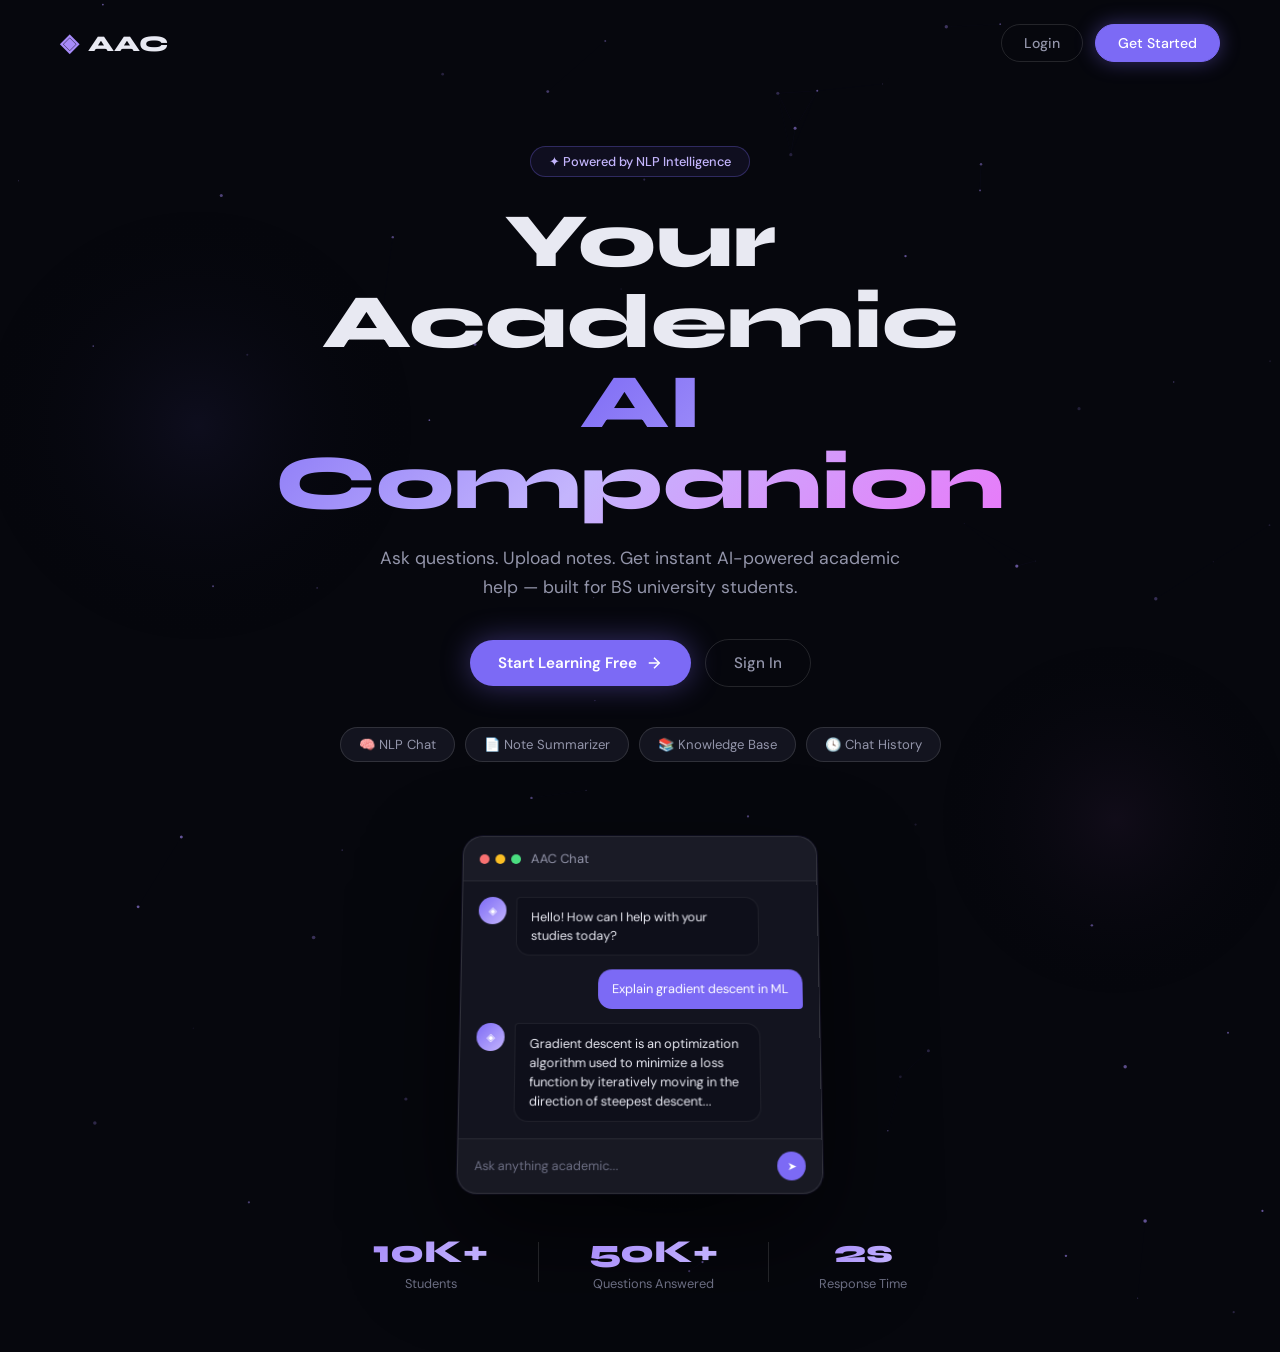
<file: lab_mid_project/index.html>
<!DOCTYPE html>
<html lang="en">
<head>
  <meta charset="UTF-8" />
  <meta name="viewport" content="width=device-width, initial-scale=1.0"/>
  <title>AAC – AI Academic Assistant</title>
  <link rel="stylesheet" href="style.css" />
  <link rel="preconnect" href="https://fonts.googleapis.com">
  <link href="https://fonts.googleapis.com/css2?family=Syne:wght@400;600;700;800&family=DM+Sans:ital,wght@0,300;0,400;0,500;1,300&display=swap" rel="stylesheet">
</head>
<body>

  <!-- ─── CUSTOM CURSOR ─────────────────────────────── -->
  <div class="cursor-dot"></div>
  <div class="cursor-ring"></div>

  <!-- ─── LANDING PAGE ──────────────────────────────── -->
  <section id="landing" class="page active">
    <canvas id="bg-canvas"></canvas>

    <nav class="landing-nav">
      <div class="logo">
        <span class="logo-icon">◈</span>
        <span>AAC</span>
      </div>
      <div class="nav-links">
        <a href="#" onclick="showPage('login')" class="nav-btn">Login</a>
        <a href="#" onclick="showPage('register')" class="nav-btn nav-btn-fill">Get Started</a>
      </div>
    </nav>

    <div class="hero">
      <div class="hero-badge">✦ Powered by NLP Intelligence</div>
      <h1 class="hero-title">
        Your Academic<br/>
        <span class="gradient-text">AI Companion</span>
      </h1>
      <p class="hero-sub">Ask questions. Upload notes. Get instant AI-powered academic help — built for BS university students.</p>
      <div class="hero-cta">
        <button class="btn-primary" onclick="showPage('register')">
          Start Learning Free
          <svg width="18" height="18" viewBox="0 0 24 24" fill="none" stroke="currentColor" stroke-width="2"><line x1="5" y1="12" x2="19" y2="12"/><polyline points="12,5 19,12 12,19"/></svg>
        </button>
        <button class="btn-ghost" onclick="showPage('login')">Sign In</button>
      </div>

      <div class="feature-pills">
        <div class="pill">🧠 NLP Chat</div>
        <div class="pill">📄 Note Summarizer</div>
        <div class="pill">📚 Knowledge Base</div>
        <div class="pill">🕓 Chat History</div>
      </div>
    </div>

    <div class="hero-visual">
      <div class="chat-preview-card">
        <div class="cp-header">
          <div class="cp-dots"><span></span><span></span><span></span></div>
          <span>AAC Chat</span>
        </div>
        <div class="cp-messages">
          <div class="cp-msg bot">
            <div class="cp-avatar">◈</div>
            <div class="cp-bubble">Hello! How can I help with your studies today?</div>
          </div>
          <div class="cp-msg user">
            <div class="cp-bubble">Explain gradient descent in ML</div>
          </div>
          <div class="cp-msg bot typing-preview">
            <div class="cp-avatar">◈</div>
            <div class="cp-bubble">
              Gradient descent is an optimization algorithm used to minimize a loss function by iteratively moving in the direction of steepest descent...
            </div>
          </div>
        </div>
        <div class="cp-input-bar">
          <span>Ask anything academic...</span>
          <div class="cp-send">➤</div>
        </div>
      </div>
    </div>

    <div class="stats-row">
      <div class="stat"><span class="stat-num">10K+</span><span>Students</span></div>
      <div class="stat-divider"></div>
      <div class="stat"><span class="stat-num">50K+</span><span>Questions Answered</span></div>
      <div class="stat-divider"></div>
      <div class="stat"><span class="stat-num">2s</span><span>Response Time</span></div>
    </div>
  </section>

  <!-- ─── REGISTER ───────────────────────────────────── -->
  <section id="register" class="page auth-page">
    <div class="auth-left">
      <div class="auth-logo" onclick="showPage('landing')">
        <span class="logo-icon">◈</span> AAC
      </div>
      <h2 class="auth-title">Create your<br/><span class="gradient-text">free account</span></h2>
      <p class="auth-sub">Join thousands of students using AI to excel academically.</p>
      <div class="auth-features">
        <div class="af-item"><span class="af-check">✓</span> Unlimited academic questions</div>
        <div class="af-item"><span class="af-check">✓</span> PDF & text note summarization</div>
        <div class="af-item"><span class="af-check">✓</span> Full chat history access</div>
        <div class="af-item"><span class="af-check">✓</span> Always free for students</div>
      </div>
    </div>
    <div class="auth-right">
      <div class="auth-card">
        <h3>Register</h3>
        <p class="auth-card-sub">Already have an account? <a href="#" onclick="showPage('login')">Sign in</a></p>
        <div class="form-group">
          <label>Full Name</label>
          <div class="input-wrap">
            <svg class="input-icon" viewBox="0 0 24 24" fill="none" stroke="currentColor" stroke-width="2"><circle cx="12" cy="8" r="4"/><path d="M4 20c0-4 3.6-7 8-7s8 3 8 7"/></svg>
            <input type="text" id="reg-name" placeholder="Muhammad Ali" />
          </div>
        </div>
        <div class="form-group">
          <label>University Email</label>
          <div class="input-wrap">
            <svg class="input-icon" viewBox="0 0 24 24" fill="none" stroke="currentColor" stroke-width="2"><rect x="2" y="4" width="20" height="16" rx="2"/><polyline points="2,4 12,13 22,4"/></svg>
            <input type="email" id="reg-email" placeholder="s2022-bsai-xxx@university.edu.pk" />
          </div>
        </div>
        <div class="form-group">
          <label>Password</label>
          <div class="input-wrap">
            <svg class="input-icon" viewBox="0 0 24 24" fill="none" stroke="currentColor" stroke-width="2"><rect x="3" y="11" width="18" height="11" rx="2"/><path d="M7 11V7a5 5 0 0 1 10 0v4"/></svg>
            <input type="password" id="reg-pass" placeholder="Create a strong password" />
            <span class="toggle-pass" onclick="togglePass('reg-pass',this)">👁</span>
          </div>
        </div>
        <div class="form-group">
          <label>Confirm Password</label>
          <div class="input-wrap">
            <svg class="input-icon" viewBox="0 0 24 24" fill="none" stroke="currentColor" stroke-width="2"><rect x="3" y="11" width="18" height="11" rx="2"/><path d="M7 11V7a5 5 0 0 1 10 0v4"/></svg>
            <input type="password" id="reg-cpass" placeholder="Repeat your password" />
          </div>
        </div>
        <button class="btn-primary full" onclick="doRegister()">Create Account</button>
        <div id="reg-msg" class="form-msg"></div>
      </div>
    </div>
  </section>

  <!-- ─── LOGIN ──────────────────────────────────────── -->
  <section id="login" class="page auth-page">
    <div class="auth-left">
      <div class="auth-logo" onclick="showPage('landing')">
        <span class="logo-icon">◈</span> AAC
      </div>
      <h2 class="auth-title">Welcome<br/><span class="gradient-text">back!</span></h2>
      <p class="auth-sub">Your AI academic assistant is ready to help you succeed.</p>
      <div class="login-card-art">
        <div class="lca-orb lca-orb1"></div>
        <div class="lca-orb lca-orb2"></div>
        <div class="lca-float">
          <div class="lca-icon">🎓</div>
          <span>Academic Excellence</span>
        </div>
      </div>
    </div>
    <div class="auth-right">
      <div class="auth-card">
        <h3>Sign In</h3>
        <p class="auth-card-sub">New student? <a href="#" onclick="showPage('register')">Create account</a></p>

        <!-- Quick Demo Login Chips -->
        <div class="demo-chips">
          <span class="chip-label">Quick demo:</span>
          <button class="demo-chip" onclick="demoLogin('student')">👨‍🎓 Student</button>
          <button class="demo-chip" onclick="demoLogin('admin')">🛡 Admin</button>
        </div>

        <div class="form-group">
          <label>Email</label>
          <div class="input-wrap">
            <svg class="input-icon" viewBox="0 0 24 24" fill="none" stroke="currentColor" stroke-width="2"><rect x="2" y="4" width="20" height="16" rx="2"/><polyline points="2,4 12,13 22,4"/></svg>
            <input type="email" id="login-email" placeholder="your@email.com" />
          </div>
        </div>
        <div class="form-group">
          <label>Password <a href="#" class="forgot-link" style="float:right;font-size:0.78rem;">Forgot password?</a></label>
          <div class="input-wrap">
            <svg class="input-icon" viewBox="0 0 24 24" fill="none" stroke="currentColor" stroke-width="2"><rect x="3" y="11" width="18" height="11" rx="2"/><path d="M7 11V7a5 5 0 0 1 10 0v4"/></svg>
            <input type="password" id="login-pass" placeholder="Enter your password" />
            <span class="toggle-pass" onclick="togglePass('login-pass',this)">👁</span>
          </div>
        </div>
        <button class="btn-primary full" onclick="doLogin()">Sign In</button>
        <div id="login-msg" class="form-msg"></div>
      </div>
    </div>
  </section>

  <!-- ─── STUDENT DASHBOARD ─────────────────────────── -->
  <section id="student-dashboard" class="page dashboard-page">
    <aside class="sidebar" id="sidebar">
      <div class="sb-top">
        <div class="sb-logo">
          <span class="logo-icon">◈</span>
          <span class="sb-logo-text">AAC</span>
        </div>
        <button class="sb-toggle" onclick="toggleSidebar()" title="Toggle Sidebar">
          <svg viewBox="0 0 24 24" fill="none" stroke="currentColor" stroke-width="2.5"><line x1="3" y1="6" x2="21" y2="6"/><line x1="3" y1="12" x2="21" y2="12"/><line x1="3" y1="18" x2="21" y2="18"/></svg>
        </button>
      </div>
      <nav class="sb-nav">
        <a href="#" class="sb-link active" onclick="switchTab(this,'chat-tab','student-dashboard')">
          <svg viewBox="0 0 24 24" fill="none" stroke="currentColor" stroke-width="2"><path d="M21 15a2 2 0 0 1-2 2H7l-4 4V5a2 2 0 0 1 2-2h14a2 2 0 0 1 2 2z"/></svg>
          <span>Chat</span>
        </a>
        <a href="#" class="sb-link" onclick="switchTab(this,'notes-tab','student-dashboard')">
          <svg viewBox="0 0 24 24" fill="none" stroke="currentColor" stroke-width="2"><path d="M14 2H6a2 2 0 0 0-2 2v16a2 2 0 0 0 2 2h12a2 2 0 0 0 2-2V8z"/><polyline points="14,2 14,8 20,8"/></svg>
          <span>Upload Notes</span>
        </a>
        <a href="#" class="sb-link" onclick="switchTab(this,'history-tab','student-dashboard')">
          <svg viewBox="0 0 24 24" fill="none" stroke="currentColor" stroke-width="2"><circle cx="12" cy="12" r="10"/><polyline points="12,6 12,12 16,14"/></svg>
          <span>History</span>
        </a>
        <a href="#" class="sb-link" onclick="switchTab(this,'profile-tab','student-dashboard')">
          <svg viewBox="0 0 24 24" fill="none" stroke="currentColor" stroke-width="2"><circle cx="12" cy="8" r="4"/><path d="M4 20c0-4 3.6-7 8-7s8 3 8 7"/></svg>
          <span>Profile</span>
        </a>
      </nav>
      <div class="sb-footer">
        <div class="sb-user-info" id="sb-user-name">Student</div>
        <button class="sb-logout" onclick="doLogout()">
          <svg viewBox="0 0 24 24" fill="none" stroke="currentColor" stroke-width="2"><path d="M9 21H5a2 2 0 0 1-2-2V5a2 2 0 0 1 2-2h4"/><polyline points="16,17 21,12 16,7"/><line x1="21" y1="12" x2="9" y2="12"/></svg>
          <span>Logout</span>
        </button>
      </div>
    </aside>

    <main class="dash-main">
      <!-- CHAT TAB -->
      <div id="chat-tab" class="tab-content active">
        <div class="chat-header">
          <div>
            <h2>Academic Chat</h2>
            <p>Ask me anything about your studies</p>
          </div>
          <button class="new-chat-btn" onclick="clearChat()">
            <svg viewBox="0 0 24 24" fill="none" stroke="currentColor" stroke-width="2"><line x1="12" y1="5" x2="12" y2="19"/><line x1="5" y1="12" x2="19" y2="12"/></svg>
            New Chat
          </button>
        </div>
        <div class="chat-window" id="chat-window">
          <div class="chat-welcome">
            <div class="cw-icon">◈</div>
            <h3>Hello, <span id="cw-name">Student</span>!</h3>
            <p>I'm your AI Academic Assistant. Ask me about any academic topic, subject, or concept.</p>
            <div class="suggestion-chips">
              <button class="s-chip" onclick="sendSuggestion(this)">Explain Machine Learning basics</button>
              <button class="s-chip" onclick="sendSuggestion(this)">What is the OSI model?</button>
              <button class="s-chip" onclick="sendSuggestion(this)">Summarize Big O notation</button>
              <button class="s-chip" onclick="sendSuggestion(this)">How does TCP/IP work?</button>
            </div>
          </div>
        </div>
        <div class="chat-input-area">
          <div class="chat-input-wrap">
            <button class="attach-btn" title="Attach file" onclick="document.getElementById('chat-file-input').click()">
              <svg viewBox="0 0 24 24" fill="none" stroke="currentColor" stroke-width="2"><path d="M21.44 11.05l-9.19 9.19a6 6 0 0 1-8.49-8.49l9.19-9.19a4 4 0 0 1 5.66 5.66l-9.2 9.19a2 2 0 0 1-2.83-2.83l8.49-8.48"/></svg>
            </button>
            <input type="file" id="chat-file-input" style="display:none" accept=".pdf,.txt" onchange="handleChatFileAttach(this)">
            <textarea id="chat-input" placeholder="Ask an academic question..." rows="1" onkeydown="chatKeydown(event)" oninput="autoResize(this)"></textarea>
            <button class="send-btn" onclick="sendMessage()" id="send-btn">
              <svg viewBox="0 0 24 24" fill="none" stroke="currentColor" stroke-width="2.5"><line x1="22" y1="2" x2="11" y2="13"/><polygon points="22,2 15,22 11,13 2,9"/></svg>
            </button>
          </div>
          <div class="chat-hint">Press <kbd>Enter</kbd> to send · <kbd>Shift+Enter</kbd> for new line</div>
        </div>
      </div>

      <!-- NOTES TAB -->
      <div id="notes-tab" class="tab-content">
        <div class="tab-header">
          <h2>Upload & Summarize Notes</h2>
          <p>Upload your PDF or text notes and get an instant AI summary</p>
        </div>
        <div class="upload-zone" id="upload-zone" ondrop="dropFile(event)" ondragover="dragOver(event)" ondragleave="dragLeave(event)">
          <div class="uz-icon">
            <svg viewBox="0 0 24 24" fill="none" stroke="currentColor" stroke-width="1.5"><path d="M21 15v4a2 2 0 0 1-2 2H5a2 2 0 0 1-2-2v-4"/><polyline points="17,8 12,3 7,8"/><line x1="12" y1="3" x2="12" y2="15"/></svg>
          </div>
          <p class="uz-title">Drag & drop your notes here</p>
          <p class="uz-sub">or click to browse — PDF, TXT files supported</p>
          <button class="btn-primary" onclick="document.getElementById('file-upload').click()">Browse Files</button>
          <input type="file" id="file-upload" style="display:none" accept=".pdf,.txt" onchange="handleFileUpload(this)">
        </div>

        <div id="file-preview" class="file-preview hidden">
          <div class="fp-info">
            <div class="fp-icon">📄</div>
            <div>
              <div class="fp-name" id="fp-name">notes.pdf</div>
              <div class="fp-size" id="fp-size">0 KB</div>
            </div>
            <button class="fp-remove" onclick="removeFile()">✕</button>
          </div>
          <button class="btn-primary" onclick="summarizeFile()">
            <svg viewBox="0 0 24 24" fill="none" stroke="currentColor" stroke-width="2"><circle cx="11" cy="11" r="8"/><line x1="21" y1="21" x2="16.65" y2="16.65"/></svg>
            Generate Summary
          </button>
        </div>

        <div id="summary-output" class="summary-output hidden">
          <div class="so-header">
            <span>✦ AI Summary</span>
            <button onclick="copySummary()">Copy</button>
          </div>
          <div class="so-body" id="so-body"></div>
        </div>

        <div class="uploaded-list" id="uploaded-list">
          <h4>Recent Uploads</h4>
          <div class="ul-empty">No files uploaded yet</div>
        </div>
      </div>

      <!-- HISTORY TAB -->
      <div id="history-tab" class="tab-content">
        <div class="tab-header">
          <h2>Chat History</h2>
          <p>All your previous academic conversations</p>
        </div>
        <div class="history-search">
          <svg viewBox="0 0 24 24" fill="none" stroke="currentColor" stroke-width="2"><circle cx="11" cy="11" r="8"/><line x1="21" y1="21" x2="16.65" y2="16.65"/></svg>
          <input type="text" placeholder="Search past conversations..." oninput="filterHistory(this.value)" />
        </div>
        <div class="history-list" id="history-list">
          <div class="history-empty">
            <div class="he-icon">🕓</div>
            <p>Your chat history will appear here after your first conversation.</p>
          </div>
        </div>
      </div>

      <!-- PROFILE TAB -->
      <div id="profile-tab" class="tab-content">
        <div class="tab-header">
          <h2>My Profile</h2>
          <p>Manage your account information</p>
        </div>
        <div class="profile-card">
          <div class="profile-avatar" id="profile-avatar">MA</div>
          <div class="profile-details">
            <h3 id="profile-name">Student Name</h3>
            <p id="profile-email">student@email.com</p>
            <span class="role-badge student-badge">🎓 Student</span>
          </div>
        </div>
        <div class="profile-stats-grid">
          <div class="psg-item"><span class="psg-num" id="stat-questions">0</span><span>Questions Asked</span></div>
          <div class="psg-item"><span class="psg-num" id="stat-files">0</span><span>Files Uploaded</span></div>
          <div class="psg-item"><span class="psg-num">BSAI</span><span>Program</span></div>
          <div class="psg-item"><span class="psg-num">5th</span><span>Semester</span></div>
        </div>
        <div class="profile-form">
          <div class="form-group">
            <label>Full Name</label>
            <div class="input-wrap"><input type="text" id="pf-name" /></div>
          </div>
          <div class="form-group">
            <label>Email</label>
            <div class="input-wrap"><input type="email" id="pf-email" readonly style="opacity:0.6;cursor:not-allowed;" /></div>
          </div>
          <button class="btn-primary" onclick="saveProfile()">Save Changes</button>
        </div>
      </div>
    </main>
  </section>

  <!-- ─── ADMIN DASHBOARD ────────────────────────────── -->
  <section id="admin-dashboard" class="page dashboard-page">
    <aside class="sidebar sidebar-admin" id="admin-sidebar">
      <div class="sb-top">
        <div class="sb-logo">
          <span class="logo-icon">◈</span>
          <span class="sb-logo-text">AAC Admin</span>
        </div>
        <button class="sb-toggle" onclick="toggleAdminSidebar()">
          <svg viewBox="0 0 24 24" fill="none" stroke="currentColor" stroke-width="2.5"><line x1="3" y1="6" x2="21" y2="6"/><line x1="3" y1="12" x2="21" y2="12"/><line x1="3" y1="18" x2="21" y2="18"/></svg>
        </button>
      </div>
      <nav class="sb-nav">
        <a href="#" class="sb-link active" onclick="switchTab(this,'adash-tab','admin-dashboard')">
          <svg viewBox="0 0 24 24" fill="none" stroke="currentColor" stroke-width="2"><rect x="3" y="3" width="7" height="7"/><rect x="14" y="3" width="7" height="7"/><rect x="3" y="14" width="7" height="7"/><rect x="14" y="14" width="7" height="7"/></svg>
          <span>Dashboard</span>
        </a>
        <a href="#" class="sb-link" onclick="switchTab(this,'ausers-tab','admin-dashboard')">
          <svg viewBox="0 0 24 24" fill="none" stroke="currentColor" stroke-width="2"><path d="M17 21v-2a4 4 0 0 0-4-4H5a4 4 0 0 0-4 4v2"/><circle cx="9" cy="7" r="4"/><path d="M23 21v-2a4 4 0 0 0-3-3.87"/><path d="M16 3.13a4 4 0 0 1 0 7.75"/></svg>
          <span>Users</span>
        </a>
        <a href="#" class="sb-link" onclick="switchTab(this,'akb-tab','admin-dashboard')">
          <svg viewBox="0 0 24 24" fill="none" stroke="currentColor" stroke-width="2"><path d="M2 3h6a4 4 0 0 1 4 4v14a3 3 0 0 0-3-3H2z"/><path d="M22 3h-6a4 4 0 0 0-4 4v14a3 3 0 0 1 3-3h7z"/></svg>
          <span>Knowledge Base</span>
        </a>
        <a href="#" class="sb-link" onclick="switchTab(this,'alogs-tab','admin-dashboard')">
          <svg viewBox="0 0 24 24" fill="none" stroke="currentColor" stroke-width="2"><path d="M14 2H6a2 2 0 0 0-2 2v16a2 2 0 0 0 2 2h12a2 2 0 0 0 2-2V8z"/><polyline points="14,2 14,8 20,8"/><line x1="16" y1="13" x2="8" y2="13"/><line x1="16" y1="17" x2="8" y2="17"/><polyline points="10,9 9,9 8,9"/></svg>
          <span>Chat Logs</span>
        </a>
      </nav>
      <div class="sb-footer">
        <div class="sb-user-info">Administrator</div>
        <button class="sb-logout" onclick="doLogout()">
          <svg viewBox="0 0 24 24" fill="none" stroke="currentColor" stroke-width="2"><path d="M9 21H5a2 2 0 0 1-2-2V5a2 2 0 0 1 2-2h4"/><polyline points="16,17 21,12 16,7"/><line x1="21" y1="12" x2="9" y2="12"/></svg>
          <span>Logout</span>
        </button>
      </div>
    </aside>

    <main class="dash-main">
      <!-- ADMIN OVERVIEW -->
      <div id="adash-tab" class="tab-content active">
        <div class="tab-header">
          <h2>Admin Overview</h2>
          <p>System statistics and monitoring</p>
        </div>
        <div class="admin-stats-grid">
          <div class="asg-card">
            <div class="asg-icon" style="background:var(--accent-a)">
              <svg viewBox="0 0 24 24" fill="none" stroke="currentColor" stroke-width="2"><path d="M17 21v-2a4 4 0 0 0-4-4H5a4 4 0 0 0-4 4v2"/><circle cx="9" cy="7" r="4"/></svg>
            </div>
            <div>
              <div class="asg-num" id="asg-users">3</div>
              <div class="asg-label">Total Students</div>
            </div>
          </div>
          <div class="asg-card">
            <div class="asg-icon" style="background:var(--accent-b)">
              <svg viewBox="0 0 24 24" fill="none" stroke="currentColor" stroke-width="2"><path d="M21 15a2 2 0 0 1-2 2H7l-4 4V5a2 2 0 0 1 2-2h14a2 2 0 0 1 2 2z"/></svg>
            </div>
            <div>
              <div class="asg-num" id="asg-chats">12</div>
              <div class="asg-label">Chats Today</div>
            </div>
          </div>
          <div class="asg-card">
            <div class="asg-icon" style="background:var(--accent-c)">
              <svg viewBox="0 0 24 24" fill="none" stroke="currentColor" stroke-width="2"><path d="M2 3h6a4 4 0 0 1 4 4v14a3 3 0 0 0-3-3H2z"/><path d="M22 3h-6a4 4 0 0 0-4 4v14a3 3 0 0 1 3-3h7z"/></svg>
            </div>
            <div>
              <div class="asg-num" id="asg-kb">8</div>
              <div class="asg-label">Knowledge Entries</div>
            </div>
          </div>
          <div class="asg-card">
            <div class="asg-icon" style="background:var(--accent-d)">
              <svg viewBox="0 0 24 24" fill="none" stroke="currentColor" stroke-width="2"><path d="M14 2H6a2 2 0 0 0-2 2v16a2 2 0 0 0 2 2h12a2 2 0 0 0 2-2V8z"/><polyline points="14,2 14,8 20,8"/></svg>
            </div>
            <div>
              <div class="asg-num" id="asg-files">5</div>
              <div class="asg-label">Files Uploaded</div>
            </div>
          </div>
        </div>
        <div class="recent-activity">
          <h4>Recent Activity</h4>
          <div class="ra-list" id="ra-list">
            <div class="ra-item"><span class="ra-dot green"></span><span>Ahmed Hassan asked about Neural Networks</span><span class="ra-time">2m ago</span></div>
            <div class="ra-item"><span class="ra-dot blue"></span><span>Sara Khan uploaded lecture notes</span><span class="ra-time">15m ago</span></div>
            <div class="ra-item"><span class="ra-dot green"></span><span>Ali Raza asked about Data Structures</span><span class="ra-time">1h ago</span></div>
            <div class="ra-item"><span class="ra-dot orange"></span><span>New student registered</span><span class="ra-time">3h ago</span></div>
          </div>
        </div>
      </div>

      <!-- USERS TAB -->
      <div id="ausers-tab" class="tab-content">
        <div class="tab-header-row">
          <div>
            <h2>User Management</h2>
            <p>View and manage registered students</p>
          </div>
          <button class="btn-primary small" onclick="openAddUserModal()">+ Add User</button>
        </div>
        <div class="admin-table-wrap">
          <table class="admin-table" id="users-table">
            <thead>
              <tr><th>Name</th><th>Email</th><th>Status</th><th>Joined</th><th>Actions</th></tr>
            </thead>
            <tbody id="users-tbody">
              <tr><td>Ahmed Hassan</td><td>ahmed@uni.edu.pk</td><td><span class="badge active">Active</span></td><td>Jan 2024</td><td><button class="tbl-btn" onclick="toggleUserStatus(this)">Deactivate</button> <button class="tbl-btn danger" onclick="deleteUser(this)">Delete</button></td></tr>
              <tr><td>Sara Khan</td><td>sara@uni.edu.pk</td><td><span class="badge active">Active</span></td><td>Feb 2024</td><td><button class="tbl-btn" onclick="toggleUserStatus(this)">Deactivate</button> <button class="tbl-btn danger" onclick="deleteUser(this)">Delete</button></td></tr>
              <tr><td>Ali Raza</td><td>ali@uni.edu.pk</td><td><span class="badge inactive">Inactive</span></td><td>Mar 2024</td><td><button class="tbl-btn" onclick="toggleUserStatus(this)">Activate</button> <button class="tbl-btn danger" onclick="deleteUser(this)">Delete</button></td></tr>
            </tbody>
          </table>
        </div>
      </div>

      <!-- KNOWLEDGE BASE TAB -->
      <div id="akb-tab" class="tab-content">
        <div class="tab-header-row">
          <div>
            <h2>Knowledge Base</h2>
            <p>Manage academic content and FAQs</p>
          </div>
          <button class="btn-primary small" onclick="openKBModal()">+ Add Entry</button>
        </div>
        <div class="kb-grid" id="kb-grid">
          <div class="kb-card">
            <div class="kb-cat">Machine Learning</div>
            <h4>Gradient Descent Algorithm</h4>
            <p>An optimization algorithm that minimizes loss functions by iteratively adjusting parameters in the direction of steepest descent.</p>
            <div class="kb-actions"><button onclick="editKB(this)">Edit</button><button class="danger" onclick="deleteKB(this)">Delete</button></div>
          </div>
          <div class="kb-card">
            <div class="kb-cat">Data Structures</div>
            <h4>Binary Search Trees</h4>
            <p>A node-based tree structure where each node has at most two children, with left subtree values less than root and right greater.</p>
            <div class="kb-actions"><button onclick="editKB(this)">Edit</button><button class="danger" onclick="deleteKB(this)">Delete</button></div>
          </div>
          <div class="kb-card">
            <div class="kb-cat">Networking</div>
            <h4>OSI Model Layers</h4>
            <p>A conceptual framework with 7 layers: Physical, Data Link, Network, Transport, Session, Presentation, and Application.</p>
            <div class="kb-actions"><button onclick="editKB(this)">Edit</button><button class="danger" onclick="deleteKB(this)">Delete</button></div>
          </div>
        </div>
      </div>

      <!-- CHAT LOGS TAB -->
      <div id="alogs-tab" class="tab-content">
        <div class="tab-header">
          <h2>Chat Logs</h2>
          <p>Monitor all student-chatbot conversations</p>
        </div>
        <div class="logs-filter">
          <input type="text" placeholder="Search by student or keyword..." oninput="filterLogs(this.value)">
          <select onchange="filterLogsByDate(this.value)">
            <option>All Time</option>
            <option>Today</option>
            <option>This Week</option>
          </select>
        </div>
        <div class="logs-list" id="logs-list">
          <div class="log-item">
            <div class="log-meta"><strong>Ahmed Hassan</strong><span>April 8, 2026 · 10:24 AM</span></div>
            <div class="log-q">Q: What is the difference between supervised and unsupervised learning?</div>
            <div class="log-a">A: Supervised learning uses labeled training data to learn a mapping, while unsupervised learning finds hidden patterns in unlabeled data...</div>
          </div>
          <div class="log-item">
            <div class="log-meta"><strong>Sara Khan</strong><span>April 8, 2026 · 09:15 AM</span></div>
            <div class="log-q">Q: Explain the TCP three-way handshake</div>
            <div class="log-a">A: The TCP three-way handshake involves three steps: SYN (client initiates), SYN-ACK (server acknowledges), ACK (client confirms)...</div>
          </div>
          <div class="log-item">
            <div class="log-meta"><strong>Ali Raza</strong><span>April 7, 2026 · 03:45 PM</span></div>
            <div class="log-q">Q: How does a hash table work?</div>
            <div class="log-a">A: A hash table stores key-value pairs using a hash function to compute an index into an array of buckets or slots...</div>
          </div>
        </div>
      </div>
    </main>
  </section>

  <!-- ─── MODALS ──────────────────────────────────────── -->
  <div class="modal-overlay" id="modal-overlay" onclick="closeModal()"></div>

  <!-- KB Modal -->
  <div class="modal" id="kb-modal">
    <div class="modal-header">
      <h3 id="kb-modal-title">Add Knowledge Entry</h3>
      <button onclick="closeModal()">✕</button>
    </div>
    <div class="form-group">
      <label>Title</label>
      <div class="input-wrap"><input type="text" id="kb-title" placeholder="Topic title" /></div>
    </div>
    <div class="form-group">
      <label>Category</label>
      <div class="input-wrap"><input type="text" id="kb-cat" placeholder="e.g. Machine Learning" /></div>
    </div>
    <div class="form-group">
      <label>Content</label>
      <textarea id="kb-content" rows="4" placeholder="Academic content or explanation..."></textarea>
    </div>
    <button class="btn-primary full" onclick="saveKBEntry()">Save Entry</button>
  </div>

  <!-- Add User Modal -->
  <div class="modal" id="adduser-modal">
    <div class="modal-header">
      <h3>Add New Student</h3>
      <button onclick="closeModal()">✕</button>
    </div>
    <div class="form-group">
      <label>Full Name</label>
      <div class="input-wrap"><input type="text" id="au-name" placeholder="Student name" /></div>
    </div>
    <div class="form-group">
      <label>Email</label>
      <div class="input-wrap"><input type="email" id="au-email" placeholder="student@uni.edu.pk" /></div>
    </div>
    <button class="btn-primary full" onclick="addUser()">Add Student</button>
  </div>

  <!-- Toast -->
  <div class="toast" id="toast"></div>

  <script src="app.js"></script>
</body>
</html>
</file>
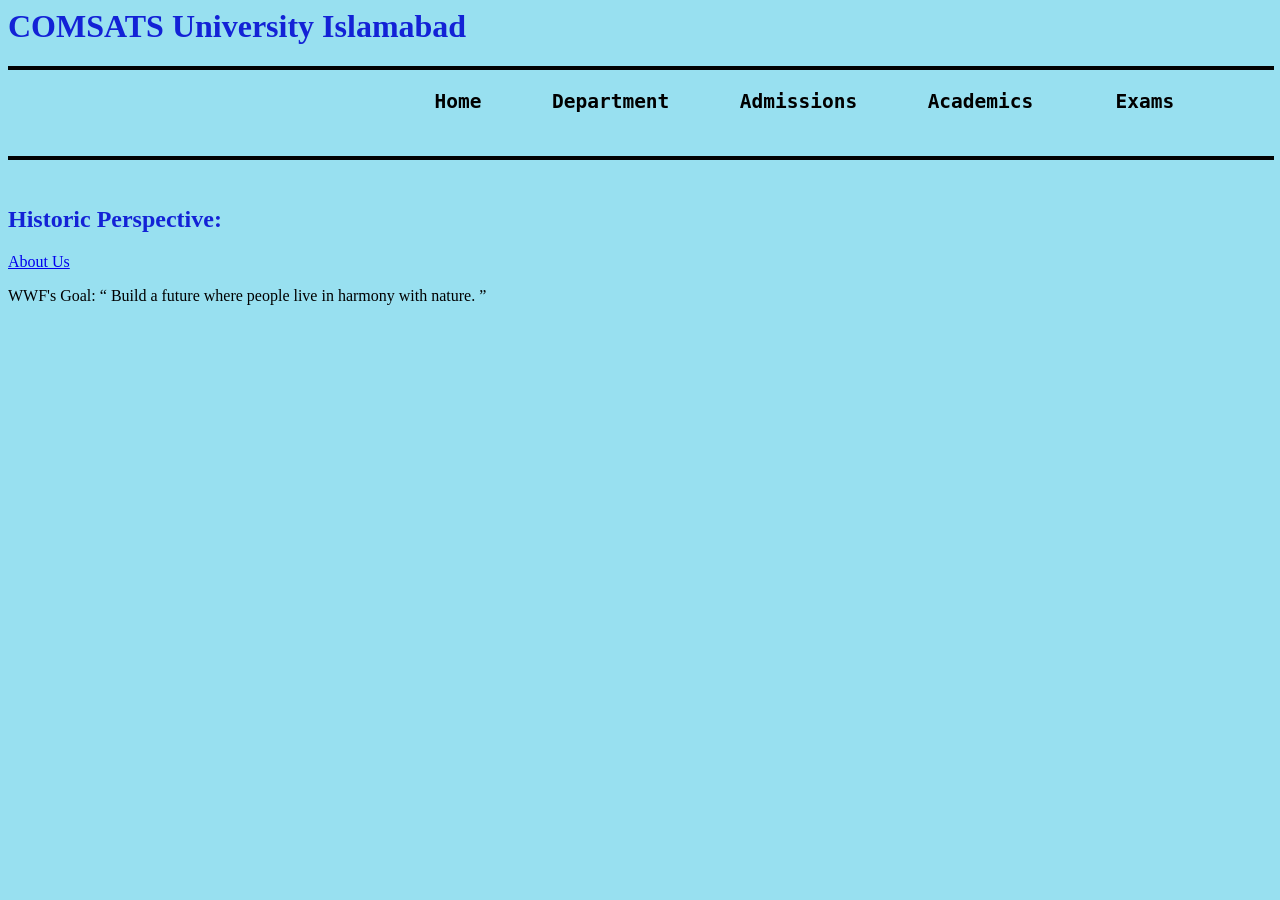
<file: Lab_01_html_basics/A01.html>
<!--1.  Create a basic page of COMSATS University as given below 
2. Add text about COMSATS and apply text formatting Solution -->



<html>  
    <head>
        <title>
            Home
        </title>
    </head>

    <body bgcolor = "#98E0F0">
        <h1>
            <font color="#1322D6">
                COMSATS University Islamabad
            </font>
        </h1>
        <!-- Draws a dark horizontal line across the full width of the page with thickness 4 -->
         <hr width="100%" color = "#030303" size = "4" />

         <center>
            <p>
                <h2>
                    <b>
                        <!-- The pre element represents a block of preformatted text, in which structure is represented by typographic conventions rather than by elements. -->
                        <pre>
                            Home      Department      Admissions      Academics       Exams
                        </pre>
                    </b>
                </h2>
            </p>
         </center>
         <hr width="100%" color="030303" size="4" />
         <br />

         <p>
            <h2>
                <font color = "#1322D6">
                    Historic Perspective:
                </font>
            </h2>
         </p>

         <a href="https://www.comsats.edu.pk/about-comsats.aspx">
            About Us
         </a>

         <p>
            WWF's Goal: <q>
                Build a future where people live in harmony with nature.
            </q>
         </p>
        

    </body>
</html>
</file>
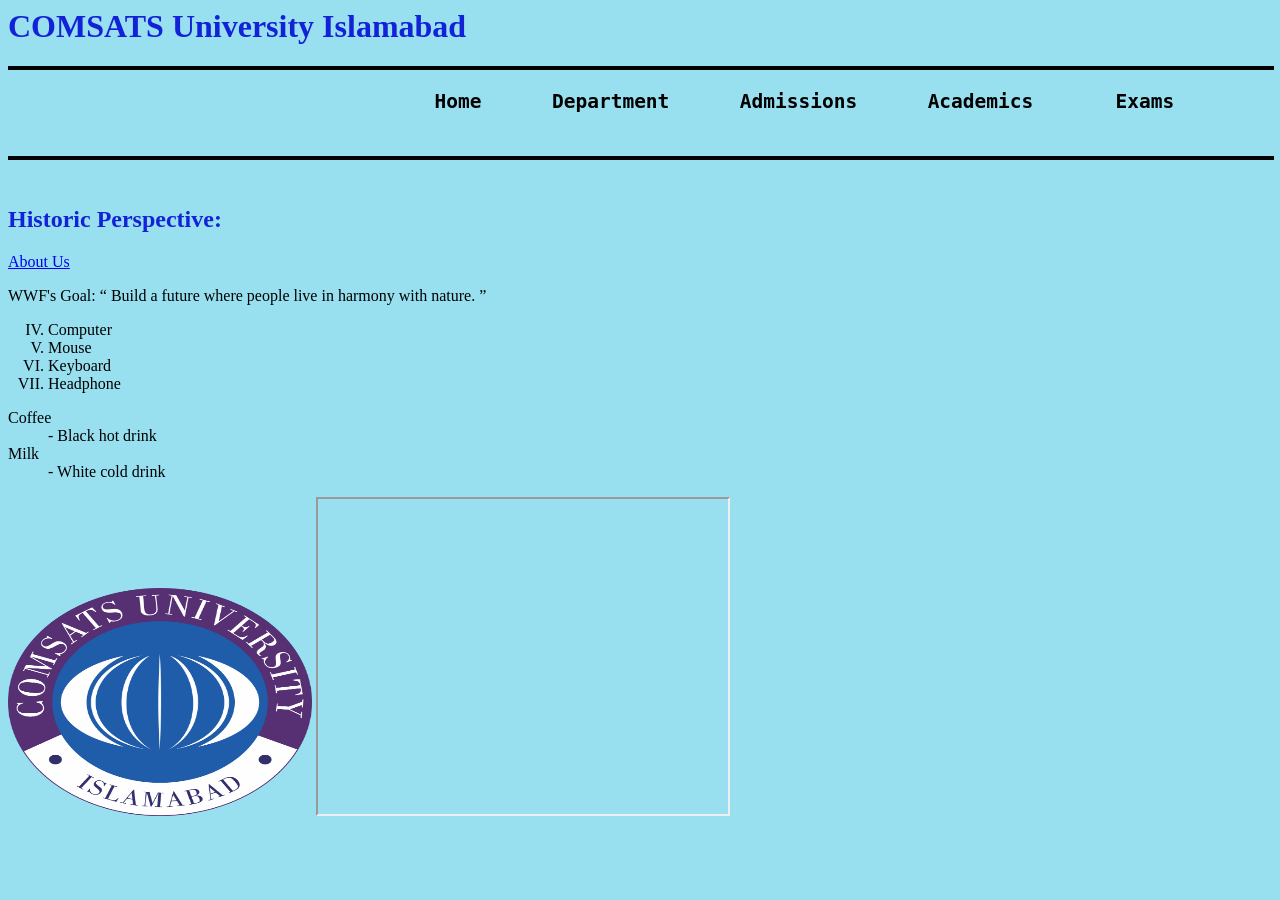
<file: Lab_01_html_basics/A02.html>
<!-- In this activity we will procede with the page that we made in the activity A01.html -->
 <!-- what we will do in this activity:
    Add list of topics, images and videos to your website -->

<html>  
    <head>
        <title>
            Home
        </title>
    </head>

    <body bgcolor = "#98E0F0">
        <h1>
            <font color="#1322D6">
                COMSATS University Islamabad
            </font>
        </h1>
        <!-- Draws a dark horizontal line across the full width of the page with thickness 4 -->
         <hr width="100%" color = "#030303" size = "4" />

         <center>
            <p>
                <h2>
                    <b>
                        <!-- The pre element represents a block of preformatted text, in which structure is represented by typographic conventions rather than by elements. -->
                        <pre>
                            Home      Department      Admissions      Academics       Exams
                        </pre>
                    </b>
                </h2>
            </p>
         </center>
         <hr width="100%" color="030303" size="4" />
         <br />

         <p>
            <h2>
                <font color = "#1322D6">
                    Historic Perspective:
                </font>
            </h2>
         </p>

         <a href="https://www.comsats.edu.pk/about-comsats.aspx">
            About Us
         </a>

         <p>
            WWF's Goal: <q>
                Build a future where people live in harmony with nature.
            </q>
         </p>

         <ol type = "I" start="4">
            <li>Computer</li>
            <li>Mouse</li>
            <li>Keyboard</li>
            <li>Headphone</li>
         </ol>

         <!-- dl means definition list where dt is the term and dd is its description -->
         <dl>
            <dt>Coffee</dt>
            <dd>- Black hot drink</dd>

            <dt>Milk</dt>
            <dd>- White cold drink</dd>
         </dl>

         <img src="/comsats-university-islamabad-seeklogo.png" 
            alt="Comsats Logo" style="width: 304px; height: 228px;">

        <iframe width="410" height="315" src="https://www.dailymotion.com/video/x37l19t">
        </iframe>
        

    </body>
</html>
</file>
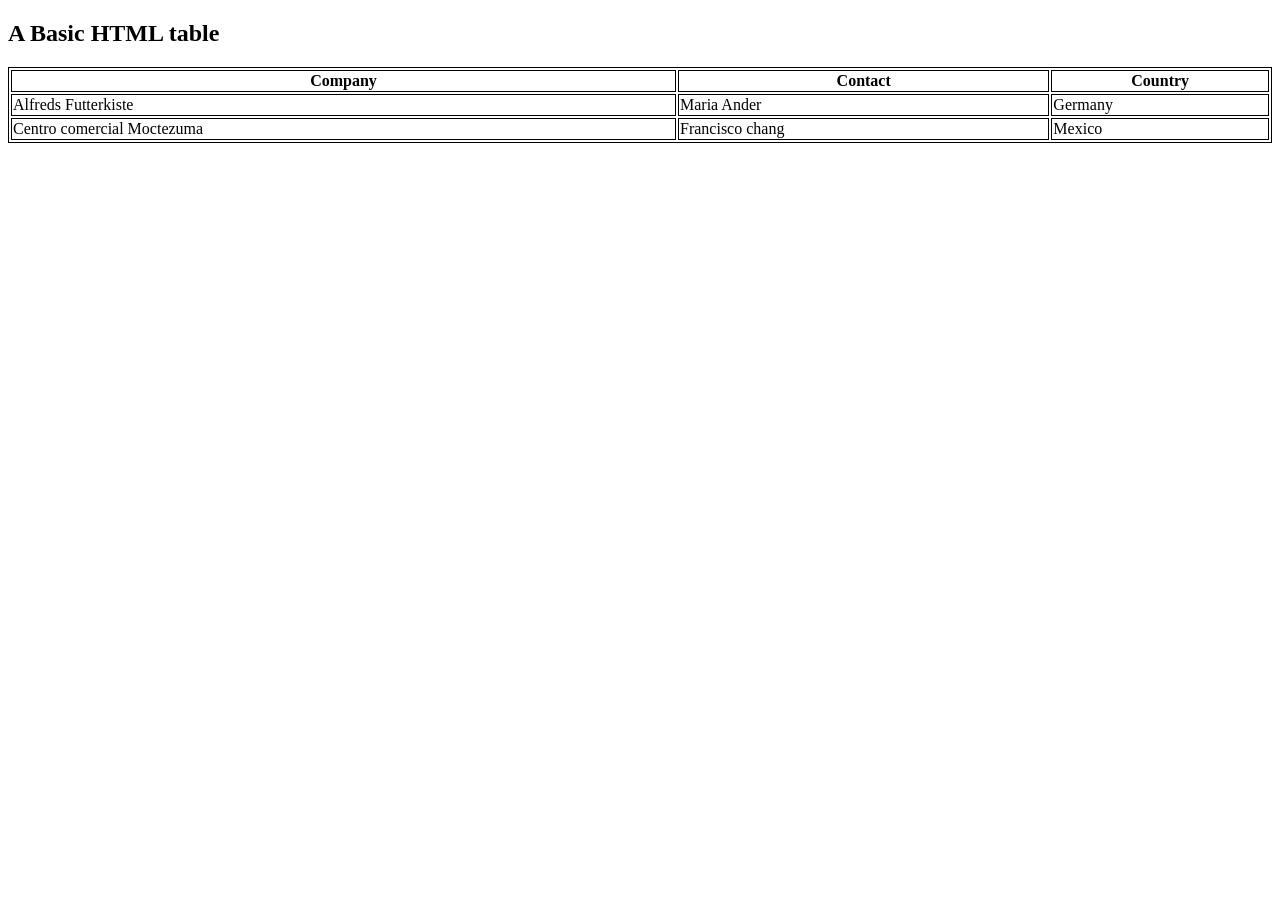
<file: Lab_02_html_links_tables/A02.html>
<!DOCTYPE html>
<html>
    <style>
        table,th,td {
            border: 1px solid black;
        }
    </style>
    <head>
        <title>Table in HTML</title>
    </head>
    <body>
        <h2>A Basic HTML table</h2>
        <table style="width: 100%;">
            <tr>
                <th>Company</th>
                <th>Contact</th>
                <th>Country</th>
            </tr>
            <tr>
                <td>Alfreds Futterkiste</td>
                <td>Maria Ander</td>
                <td>Germany</td>
            </tr>
            <tr>
                <td>Centro comercial Moctezuma</td>
                <td>Francisco chang</td>
                <td>Mexico</td>
            </tr>
        </table>
    </body>
</html>
</file>
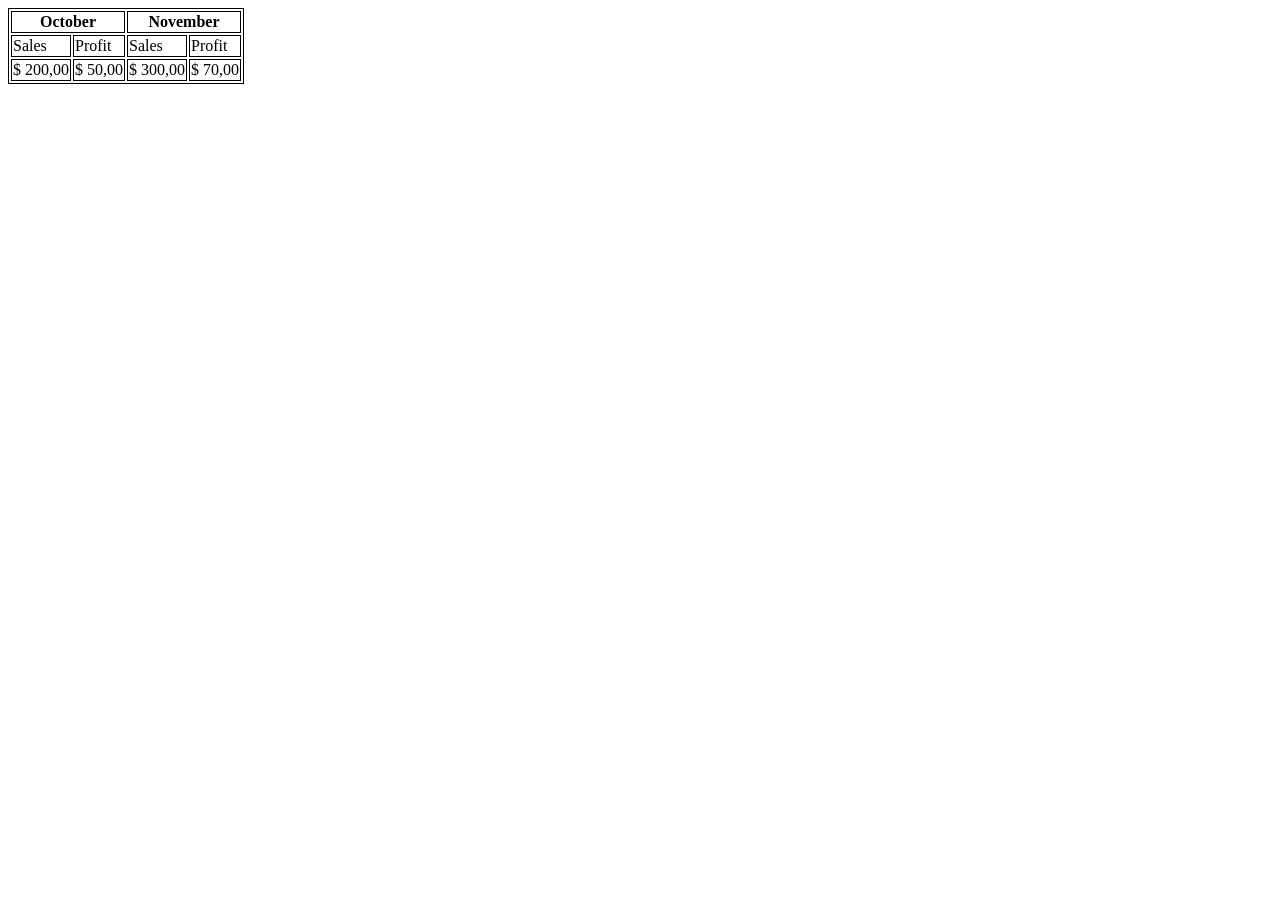
<file: Lab_02_html_links_tables/A03.html>
<!DOCTYPE html>
<html>
    <style>
        table,th,td {
            border: 1px solid black;
        }
    </style>
    <table>
        <thead>
            <tr>
                <th colspan="2">October</th>
                <th colspan="2">November</th>
            </tr>
        </thead>
        <tbody>
            <tr>
                <td>Sales</td>
                <td>Profit</td>
                <td>Sales</td>
                <td>Profit</td>
            </tr>
            <tr>
                <td>$ 200,00</td>
                <td>$ 50,00</td>
                <td>$ 300,00</td>
                <td>$ 70,00</td>
            </tr>
        </tbody>
        
    </table>
</html>
</file>
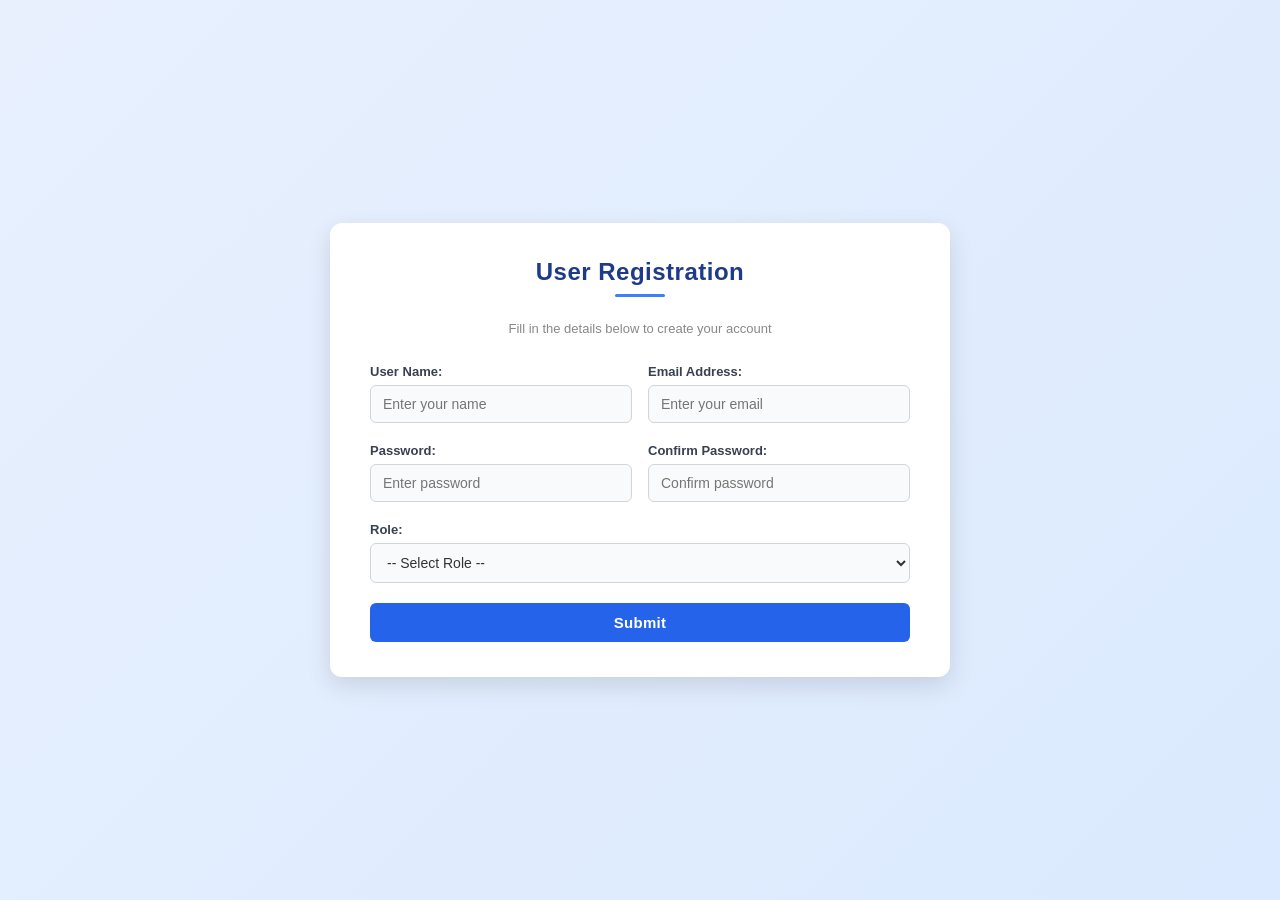
<file: lab_mid_project_02/user-form.html>
<!DOCTYPE html>
<html lang="en">
<head>
    <meta charset="UTF-8">
    <meta name="viewport" content="width=device-width, initial-scale=1.0">
    <title>User Registration Form</title>
    <link rel="stylesheet" href="user-form.css">
</head>
<body>

    <div class="container">
        <h2>User Registration</h2>
        <div class="divider"></div>
        <p class="subtitle">Fill in the details below to create your account</p>

        <form id="registrationForm">

            <div class="form-group">
                <label for="username">User Name:</label>
                <input type="text" id="username" name="username" placeholder="Enter your name">
                <span class="error" id="usernameError"></span>
            </div>

            <div class="form-group">
                <label for="email">Email Address:</label>
                <input type="email" id="email" name="email" placeholder="Enter your email">
                <span class="error" id="emailError"></span>
            </div>

            <div class="form-group">
                <label for="password">Password:</label>
                <input type="password" id="password" name="password" placeholder="Enter password">
                <span class="error" id="passwordError"></span>
            </div>

            <div class="form-group">
                <label for="confirmPassword">Confirm Password:</label>
                <input type="password" id="confirmPassword" name="confirmPassword" placeholder="Confirm password">
                <span class="error" id="confirmPasswordError"></span>
            </div>

            <div class="form-group">
                <label for="role">Role:</label>
                <select id="role" name="role">
                    <option value="">-- Select Role --</option>
                    <option value="admin">Admin</option>
                    <option value="user">User</option>
                    <option value="guest">Guest</option>
                </select>
                <span class="error" id="roleError"></span>
            </div>

            <div class="form-group">
                <button type="submit">Submit</button>
            </div>

        </form>
    </div>

    <script src="user-form.js"></script>
</body>
</html>
</file>
<file: lab_mid_project/style.css>
/* ═══════════════════════════════════════════════════════
   AAC — AI Academic Assistant Chatbot
   Style Sheet  ·  Pure CSS  ·  No Framework
   ═══════════════════════════════════════════════════════ */

/* ── VARIABLES ─────────────────────────────────────────── */
:root {
  --bg:        #06070d;
  --bg2:       #0e0f1a;
  --bg3:       #13141f;
  --border:    rgba(255,255,255,0.07);
  --border2:   rgba(255,255,255,0.12);
  --text:      #e8e9f2;
  --text-mute: #6b6d82;
  --text-soft: #9395aa;
  --accent:    #7c6af5;
  --accent2:   #a78bfa;
  --accent3:   #c4b5fd;
  --glow:      rgba(124,106,245,0.4);
  --glow2:     rgba(167,139,250,0.2);
  --accent-a:  rgba(124,106,245,0.15);
  --accent-b:  rgba(56,189,248,0.15);
  --accent-c:  rgba(52,211,153,0.15);
  --accent-d:  rgba(251,146,60,0.15);
  --red:       #f87171;
  --green:     #4ade80;
  --blue:      #38bdf8;
  --orange:    #fb923c;
  --radius:    14px;
  --radius-sm: 8px;
  --shadow:    0 24px 80px rgba(0,0,0,0.6);
  --sidebar-w: 240px;
  --sidebar-collapsed: 68px;
  --transition: 0.25s cubic-bezier(0.4,0,0.2,1);
}


/* ── RESET ──────────────────────────────────────────────── */
*, *::before, *::after { box-sizing:border-box; margin:0; padding:0; }
html { scroll-behavior:smooth; }
body {
  font-family: 'DM Sans', sans-serif;
  background: var(--bg);
  color: var(--text);
  min-height: 100vh;
  overflow-x: hidden;
  cursor: none;
}
a { text-decoration: none; color: inherit; }
button { font-family: inherit; cursor: pointer; border: none; outline: none; }
input, textarea, select {
  font-family: inherit;
  background: transparent;
  border: none;
  outline: none;
  color: var(--text);
}
textarea { resize: none; }
input::placeholder, textarea::placeholder { color: var(--text-mute); }

/* ── CUSTOM CURSOR ──────────────────────────────────────── */
.cursor-dot {
  width: 8px; height: 8px;
  background: var(--accent2);
  border-radius: 50%;
  position: fixed; pointer-events: none; z-index: 9999;
  transform: translate(-50%,-50%);
  transition: transform 0.1s, background 0.2s;
  box-shadow: 0 0 10px var(--glow);
}
.cursor-ring {
  width: 32px; height: 32px;
  border: 1.5px solid rgba(167,139,250,0.5);
  border-radius: 50%;
  position: fixed; pointer-events: none; z-index: 9998;
  transform: translate(-50%,-50%);
  transition: transform 0.15s ease, width 0.2s, height 0.2s, opacity 0.2s;
}
body:not(:hover) .cursor-dot, body:not(:hover) .cursor-ring { opacity: 0; }

/* ── PAGES / ROUTING ────────────────────────────────────── */
.page { display: none; min-height: 100vh; }
.page.active { display: flex; }
#landing.active { flex-direction: column; position: relative; overflow: hidden; }

/* ── LANDING NAV ────────────────────────────────────────── */
.landing-nav {
  display: flex; align-items: center; justify-content: space-between;
  padding: 24px 60px;
  position: relative; z-index: 10;
}
.logo {
  display: flex; align-items: center; gap: 10px;
  font-family: 'Syne', sans-serif;
  font-size: 1.4rem; font-weight: 800;
  color: var(--text);
}
.logo-icon { color: var(--accent2); font-size: 1.5rem; }
.nav-links { display: flex; align-items: center; gap: 12px; }
.nav-btn {
  padding: 9px 22px; border-radius: 50px;
  font-size: 0.88rem; font-weight: 500;
  transition: var(--transition);
  border: 1.5px solid var(--border2);
  color: var(--text-soft);
}
.nav-btn:hover { color: var(--text); border-color: var(--accent); }
.nav-btn-fill {
  background: var(--accent); color: #fff; border-color: var(--accent);
  box-shadow: 0 0 20px var(--glow);
}
.nav-btn-fill:hover { background: var(--accent2); box-shadow: 0 0 30px var(--glow); }

/* ── CANVAS BACKGROUND ──────────────────────────────────── */
#bg-canvas {
  position: absolute; inset: 0;
  width: 100%; height: 100%;
  pointer-events: none; z-index: 0;
}

/* ── HERO ────────────────────────────────────────────────── */
.hero {
  position: relative; z-index: 5;
  display: flex; flex-direction: column;
  align-items: center; text-align: center;
  padding: 60px 20px 20px;
  max-width: 700px; margin: 0 auto;
}
.hero-badge {
  display: inline-flex; align-items: center; gap: 6px;
  padding: 6px 18px; border-radius: 50px;
  border: 1px solid rgba(124,106,245,0.3);
  background: rgba(124,106,245,0.08);
  font-size: 0.8rem; font-weight: 500; color: var(--accent3);
  margin-bottom: 24px;
  animation: fadeUp 0.6s ease both;
}
.hero-title {
  font-family: 'Syne', sans-serif;
  font-size: clamp(2.8rem, 6vw, 5rem);
  font-weight: 800;
  line-height: 1.05;
  color: var(--text);
  animation: fadeUp 0.7s 0.1s ease both;
}
.gradient-text {
  background: linear-gradient(135deg, var(--accent) 0%, var(--accent3) 50%, #e879f9 100%);
  -webkit-background-clip: text; -webkit-text-fill-color: transparent;
  background-clip: text;
}
.hero-sub {
  font-size: 1.1rem; line-height: 1.7;
  color: var(--text-soft); margin: 20px 0 36px;
  max-width: 520px;
  animation: fadeUp 0.7s 0.2s ease both;
}
.hero-cta {
  display: flex; align-items: center; gap: 14px; flex-wrap: wrap; justify-content: center;
  animation: fadeUp 0.7s 0.3s ease both;
}
.btn-primary {
  display: inline-flex; align-items: center; gap: 8px;
  padding: 13px 28px; border-radius: 50px;
  background: var(--accent); color: #fff;
  font-size: 0.95rem; font-weight: 600;
  transition: var(--transition);
  box-shadow: 0 0 30px var(--glow);
}
.btn-primary:hover {
  background: var(--accent2); transform: translateY(-2px);
  box-shadow: 0 0 45px rgba(167,139,250,0.5);
}
.btn-primary.full { width: 100%; justify-content: center; border-radius: var(--radius); }
.btn-primary.small { padding: 8px 18px; font-size: 0.85rem; }
.btn-ghost {
  padding: 13px 28px; border-radius: 50px;
  border: 1.5px solid var(--border2);
  background: transparent; color: var(--text-soft);
  font-size: 0.95rem; font-weight: 500;
  transition: var(--transition);
}
.btn-ghost:hover { color: var(--text); border-color: var(--accent); }
.feature-pills {
  display: flex; gap: 10px; flex-wrap: wrap; justify-content: center;
  margin-top: 40px;
  animation: fadeUp 0.7s 0.4s ease both;
}
.pill {
  padding: 8px 18px; border-radius: 50px;
  border: 1px solid var(--border2); background: var(--bg3);
  font-size: 0.82rem; color: var(--text-soft);
  transition: var(--transition);
}
.pill:hover { border-color: var(--accent); color: var(--text); }

/* ── HERO VISUAL (Chat Preview) ──────────────────────────── */
.hero-visual {
  position: relative; z-index: 5;
  display: flex; justify-content: center;
  padding: 50px 20px 0;
  animation: fadeUp 0.8s 0.5s ease both;
}
.chat-preview-card {
  width: 360px; border-radius: 20px;
  background: var(--bg3);
  border: 1px solid var(--border2);
  box-shadow: 0 40px 100px rgba(0,0,0,0.6), 0 0 0 1px rgba(124,106,245,0.1);
  overflow: hidden;
  transform: perspective(800px) rotateX(5deg);
  transition: transform 0.3s;
}
.chat-preview-card:hover { transform: perspective(800px) rotateX(0deg) scale(1.02); }
.cp-header {
  display: flex; align-items: center; gap: 10px;
  padding: 14px 16px;
  background: rgba(255,255,255,0.03);
  border-bottom: 1px solid var(--border);
  font-size: 0.82rem; color: var(--text-soft);
}
.cp-dots { display: flex; gap: 6px; }
.cp-dots span {
  width: 10px; height: 10px; border-radius: 50%;
}
.cp-dots span:nth-child(1){ background:#f87171; }
.cp-dots span:nth-child(2){ background:#fbbf24; }
.cp-dots span:nth-child(3){ background:#4ade80; }
.cp-messages { padding: 16px; display: flex; flex-direction: column; gap: 14px; }
.cp-msg { display: flex; align-items: flex-start; gap: 10px; }
.cp-msg.user { flex-direction: row-reverse; }
.cp-avatar {
  width: 28px; height: 28px; border-radius: 50%;
  background: linear-gradient(135deg, var(--accent), var(--accent3));
  display: flex; align-items: center; justify-content: center;
  font-size: 0.7rem; flex-shrink: 0; color: #fff;
}
.cp-bubble {
  padding: 10px 14px; border-radius: 14px;
  font-size: 0.8rem; line-height: 1.5;
  max-width: 75%;
}
.cp-msg.bot .cp-bubble {
  background: var(--bg2);
  border: 1px solid var(--border);
  border-top-left-radius: 4px;
  color: var(--text);
}
.cp-msg.user .cp-bubble {
  background: var(--accent);
  color: #fff;
  border-bottom-right-radius: 4px;
}
.cp-msg.typing-preview .cp-bubble {
  animation: typingReveal 0.8s 1.2s ease both;
  opacity: 0;
}
@keyframes typingReveal { to { opacity: 1; } }
.cp-input-bar {
  display: flex; align-items: center; justify-content: space-between;
  padding: 12px 16px;
  border-top: 1px solid var(--border);
  background: rgba(255,255,255,0.02);
  font-size: 0.78rem; color: var(--text-mute);
}
.cp-send {
  width: 28px; height: 28px; border-radius: 50%;
  background: var(--accent);
  display: flex; align-items: center; justify-content: center;
  font-size: 0.7rem; color: #fff; cursor: pointer;
}

/* ── STATS ROW ──────────────────────────────────────────── */
.stats-row {
  display: flex; align-items: center; justify-content: center;
  gap: 0; padding: 40px 20px 60px;
  position: relative; z-index: 5;
  animation: fadeUp 0.8s 0.6s ease both;
}
.stat {
  display: flex; flex-direction: column; align-items: center;
  padding: 0 50px; gap: 4px;
}
.stat-num {
  font-family: 'Syne', sans-serif;
  font-size: 2rem; font-weight: 800;
  background: linear-gradient(135deg, var(--accent2), var(--accent3));
  -webkit-background-clip: text; -webkit-text-fill-color: transparent; background-clip: text;
}
.stat span:last-child { font-size: 0.8rem; color: var(--text-mute); }
.stat-divider { width: 1px; height: 40px; background: var(--border2); }

/* ── AUTH PAGES ─────────────────────────────────────────── */
.auth-page { flex-direction: row; }
.auth-left {
  width: 48%; min-height: 100vh;
  background: var(--bg2);
  border-right: 1px solid var(--border);
  padding: 48px 60px;
  display: flex; flex-direction: column;
  position: relative; overflow: hidden;
}
.auth-left::before {
  content: '';
  position: absolute; bottom: -200px; left: -100px;
  width: 500px; height: 500px;
  background: radial-gradient(circle, rgba(124,106,245,0.12) 0%, transparent 70%);
  pointer-events: none;
}
.auth-logo {
  display: flex; align-items: center; gap: 10px;
  font-family: 'Syne', sans-serif; font-size: 1.3rem; font-weight: 800;
  margin-bottom: 64px; cursor: pointer;
}
.auth-title {
  font-family: 'Syne', sans-serif;
  font-size: clamp(2rem, 3.5vw, 3rem);
  font-weight: 800; line-height: 1.1; margin-bottom: 16px;
}
.auth-sub { color: var(--text-soft); line-height: 1.7; margin-bottom: 40px; }
.auth-features { display: flex; flex-direction: column; gap: 14px; }
.af-item { display: flex; align-items: center; gap: 12px; font-size: 0.9rem; color: var(--text-soft); }
.af-check {
  width: 22px; height: 22px; border-radius: 50%;
  background: rgba(124,106,245,0.2); color: var(--accent2);
  display: flex; align-items: center; justify-content: center; font-size: 0.7rem; flex-shrink:0;
}

/* Login Art */
.login-card-art {
  margin-top: auto; position: relative; height: 180px;
  display: flex; align-items: center; justify-content: center;
}
.lca-orb {
  position: absolute; border-radius: 50%;
  filter: blur(50px); pointer-events: none;
}
.lca-orb1 {
  width: 200px; height: 200px;
  background: rgba(124,106,245,0.25);
  top: -20px; left: 20px;
  animation: floatOrb 6s ease-in-out infinite;
}
.lca-orb2 {
  width: 150px; height: 150px;
  background: rgba(232,121,249,0.2);
  bottom: 0; right: 40px;
  animation: floatOrb 8s 2s ease-in-out infinite;
}
@keyframes floatOrb {
  0%,100%{ transform: translateY(0); }
  50%{ transform: translateY(-20px); }
}
.lca-float {
  position: relative; z-index: 2;
  display: flex; align-items: center; gap: 12px;
  background: var(--bg3); border: 1px solid var(--border2);
  padding: 14px 24px; border-radius: 50px;
  font-size: 0.9rem; font-weight: 500;
  box-shadow: 0 8px 32px rgba(0,0,0,0.4);
  animation: floatOrb 5s ease-in-out infinite;
}
.lca-icon { font-size: 1.4rem; }

/* Auth Right */
.auth-right {
  width: 52%; display: flex; align-items: center; justify-content: center;
  padding: 40px 60px; min-height: 100vh;
}
.auth-card {
  width: 100%; max-width: 440px;
  animation: fadeUp 0.5s ease both;
}
.auth-card h3 {
  font-family: 'Syne', sans-serif; font-size: 1.8rem; font-weight: 700;
  margin-bottom: 6px;
}
.auth-card-sub { color: var(--text-mute); font-size: 0.9rem; margin-bottom: 32px; }
.auth-card-sub a { color: var(--accent2); }
.auth-card-sub a:hover { text-decoration: underline; }

/* Demo chips */
.demo-chips {
  display: flex; align-items: center; gap: 10px; flex-wrap: wrap;
  margin-bottom: 24px; padding: 12px 16px;
  background: rgba(124,106,245,0.06); border-radius: var(--radius-sm);
  border: 1px dashed rgba(124,106,245,0.3);
}
.chip-label { font-size: 0.78rem; color: var(--text-mute); }
.demo-chip {
  padding: 5px 14px; border-radius: 50px;
  background: rgba(124,106,245,0.15); border: 1px solid rgba(124,106,245,0.3);
  color: var(--accent3); font-size: 0.8rem; font-weight: 500;
  transition: var(--transition);
}
.demo-chip:hover { background: var(--accent); color: #fff; border-color: var(--accent); }

/* Form */
.form-group { margin-bottom: 20px; }
.form-group label {
  display: block; font-size: 0.83rem; font-weight: 500;
  color: var(--text-soft); margin-bottom: 8px;
}
.input-wrap {
  position: relative; display: flex; align-items: center;
  background: var(--bg3); border: 1.5px solid var(--border2);
  border-radius: var(--radius-sm); transition: border-color var(--transition);
  overflow: hidden;
}
.input-wrap:focus-within { border-color: var(--accent); box-shadow: 0 0 0 3px rgba(124,106,245,0.15); }
.input-icon {
  width: 18px; height: 18px; flex-shrink: 0;
  margin-left: 14px; color: var(--text-mute);
}
.input-wrap input, .input-wrap textarea {
  width: 100%; padding: 13px 14px; font-size: 0.92rem;
}
.toggle-pass {
  padding: 0 14px; cursor: pointer; font-size: 1rem;
  opacity: 0.5; transition: opacity var(--transition); flex-shrink: 0;
}
.toggle-pass:hover { opacity: 1; }
.forgot-link { color: var(--accent2); font-weight: 500; }
.forgot-link:hover { text-decoration: underline; }
.form-msg {
  margin-top: 12px; font-size: 0.85rem; padding: 0;
  min-height: 18px;
}
.form-msg.error { color: var(--red); }
.form-msg.success { color: var(--green); }
textarea.form-group { resize: vertical; }
#akb-tab textarea, #kb-modal textarea {
  width: 100%; padding: 13px 14px; font-size: 0.92rem;
  background: var(--bg3); border: 1.5px solid var(--border2);
  border-radius: var(--radius-sm); color: var(--text);
  transition: border-color var(--transition);
}
#akb-tab textarea:focus, #kb-modal textarea:focus {
  border-color: var(--accent); outline: none;
  box-shadow: 0 0 0 3px rgba(124,106,245,0.15);
}

/* ── DASHBOARD ──────────────────────────────────────────── */
.dashboard-page { flex-direction: row; }

/* SIDEBAR */
.sidebar {
  width: var(--sidebar-w);
  min-height: 100vh; flex-shrink: 0;
  background: var(--bg2);
  border-right: 1px solid var(--border);
  display: flex; flex-direction: column;
  transition: width var(--transition);
  overflow: hidden;
  position: sticky; top: 0; height: 100vh;
}
.sidebar.collapsed { width: var(--sidebar-collapsed); }
.sidebar-admin { border-right-color: rgba(56,189,248,0.15); }
.sb-top {
  display: flex; align-items: center; justify-content: space-between;
  padding: 24px 18px 20px;
  border-bottom: 1px solid var(--border);
}
.sb-logo {
  display: flex; align-items: center; gap: 10px;
  font-family: 'Syne', sans-serif; font-size: 1.1rem; font-weight: 800;
  white-space: nowrap; overflow: hidden;
}
.sb-logo-text { transition: opacity var(--transition); }
.collapsed .sb-logo-text { opacity: 0; width: 0; }
.sb-toggle {
  background: none; color: var(--text-mute);
  padding: 6px; border-radius: 6px; flex-shrink: 0;
  transition: color var(--transition), background var(--transition);
}
.sb-toggle svg { width: 18px; height: 18px; display: block; }
.sb-toggle:hover { color: var(--text); background: var(--bg3); }
.sb-nav {
  flex: 1; padding: 16px 10px;
  display: flex; flex-direction: column; gap: 4px;
}
.sb-link {
  display: flex; align-items: center; gap: 12px;
  padding: 10px 10px; border-radius: var(--radius-sm);
  font-size: 0.88rem; font-weight: 500;
  color: var(--text-mute); white-space: nowrap;
  transition: var(--transition); overflow: hidden;
}
.sb-link svg { width: 18px; height: 18px; flex-shrink: 0; }
.sb-link span { transition: opacity var(--transition); }
.collapsed .sb-link span { opacity: 0; width: 0; overflow: hidden; }
.sb-link:hover { color: var(--text); background: rgba(255,255,255,0.05); }
.sb-link.active { color: var(--accent2); background: rgba(124,106,245,0.1); }
.sb-footer {
  padding: 16px 10px;
  border-top: 1px solid var(--border);
}
.sb-user-info {
  font-size: 0.8rem; color: var(--text-mute);
  padding: 4px 10px 10px; white-space: nowrap; overflow: hidden;
}
.collapsed .sb-user-info { opacity: 0; height: 0; padding: 0; }
.sb-logout {
  display: flex; align-items: center; gap: 12px;
  width: 100%; padding: 9px 10px; border-radius: var(--radius-sm);
  background: none; color: var(--text-mute);
  font-size: 0.88rem; font-weight: 500; overflow: hidden;
  transition: var(--transition); white-space: nowrap;
}
.sb-logout svg { width: 18px; height: 18px; flex-shrink: 0; }
.sb-logout:hover { color: var(--red); background: rgba(248,113,113,0.08); }
.collapsed .sb-logout span { opacity: 0; width: 0; }

/* MAIN AREA */
.dash-main {
  flex: 1; overflow: hidden; display: flex; flex-direction: column;
}
.tab-content { display: none; flex: 1; overflow-y: auto; padding: 36px 40px; }
.tab-content.active { display: flex; flex-direction: column; }
.tab-header { margin-bottom: 32px; }
.tab-header h2, .tab-header-row h2 {
  font-family: 'Syne', sans-serif; font-size: 1.6rem; font-weight: 700;
}
.tab-header p, .tab-header-row p { color: var(--text-soft); margin-top: 4px; }
.tab-header-row {
  display: flex; align-items: flex-start; justify-content: space-between;
  margin-bottom: 32px;
}

/* ── CHAT ───────────────────────────────────────────────── */
#chat-tab { padding: 0; overflow: hidden; height: 100vh; }
.chat-header {
  display: flex; align-items: center; justify-content: space-between;
  padding: 24px 32px 20px;
  border-bottom: 1px solid var(--border);
  background: var(--bg);
}
.chat-header h2 { font-family: 'Syne', sans-serif; font-size: 1.2rem; font-weight: 700; }
.chat-header p { font-size: 0.82rem; color: var(--text-mute); margin-top: 2px; }
.new-chat-btn {
  display: flex; align-items: center; gap: 6px;
  padding: 8px 16px; border-radius: 50px;
  border: 1.5px solid var(--border2); background: transparent;
  color: var(--text-soft); font-size: 0.82rem; font-weight: 500;
  transition: var(--transition);
}
.new-chat-btn svg { width: 14px; height: 14px; }
.new-chat-btn:hover { border-color: var(--accent); color: var(--text); }
.chat-window {
  flex: 1; overflow-y: auto; padding: 24px 32px;
  display: flex; flex-direction: column; gap: 20px;
  scroll-behavior: smooth;
}
.chat-window::-webkit-scrollbar { width: 4px; }
.chat-window::-webkit-scrollbar-track { background: transparent; }
.chat-window::-webkit-scrollbar-thumb { background: var(--border2); border-radius: 4px; }

/* Welcome screen */
.chat-welcome {
  display: flex; flex-direction: column; align-items: center;
  justify-content: center; text-align: center; flex: 1;
  padding: 60px 20px;
  animation: fadeUp 0.5s ease both;
}
.cw-icon {
  width: 64px; height: 64px; border-radius: 20px;
  background: linear-gradient(135deg, var(--accent), var(--accent3));
  display: flex; align-items: center; justify-content: center;
  font-size: 1.6rem; color: #fff; margin-bottom: 20px;
  box-shadow: 0 0 40px var(--glow);
}
.chat-welcome h3 {
  font-family: 'Syne', sans-serif; font-size: 1.5rem; font-weight: 700;
  margin-bottom: 10px;
}
.chat-welcome p { color: var(--text-soft); max-width: 420px; line-height: 1.7; margin-bottom: 28px; }
.suggestion-chips {
  display: flex; gap: 10px; flex-wrap: wrap; justify-content: center;
}
.s-chip {
  padding: 9px 18px; border-radius: 50px;
  border: 1.5px solid var(--border2); background: var(--bg3);
  color: var(--text-soft); font-size: 0.83rem; font-weight: 400;
  transition: var(--transition); cursor: pointer;
}
.s-chip:hover { border-color: var(--accent); color: var(--text); background: rgba(124,106,245,0.1); }

/* Chat Messages */
.chat-msg {
  display: flex; align-items: flex-start; gap: 12px;
  animation: fadeUp 0.3s ease both;
}
.chat-msg.user-msg { flex-direction: row-reverse; }
.msg-avatar {
  width: 34px; height: 34px; border-radius: 50%; flex-shrink: 0;
  display: flex; align-items: center; justify-content: center;
  font-size: 0.75rem; font-weight: 700;
}
.bot-avatar {
  background: linear-gradient(135deg, var(--accent), var(--accent3));
  color: #fff; box-shadow: 0 0 16px var(--glow);
}
.user-avatar { background: var(--bg3); border: 1.5px solid var(--border2); color: var(--text-soft); }
.msg-bubble {
  max-width: 70%; padding: 12px 18px;
  border-radius: 18px; font-size: 0.92rem; line-height: 1.7;
}
.bot-bubble {
  background: var(--bg3); border: 1px solid var(--border);
  border-top-left-radius: 4px; color: var(--text);
}
.user-bubble {
  background: var(--accent); color: #fff;
  border-bottom-right-radius: 4px;
}
.msg-time { font-size: 0.72rem; color: var(--text-mute); margin-top: 6px; }
.user-msg .msg-time { text-align: right; }

/* Typing indicator */
.typing-indicator { display: flex; gap: 5px; padding: 8px 0; align-items: center; }
.typing-dot {
  width: 8px; height: 8px; border-radius: 50%;
  background: var(--text-mute);
  animation: typingBounce 1.2s ease-in-out infinite;
}
.typing-dot:nth-child(2){ animation-delay: 0.2s; }
.typing-dot:nth-child(3){ animation-delay: 0.4s; }
@keyframes typingBounce { 0%,60%,100%{ transform: translateY(0); } 30%{ transform: translateY(-8px); } }

/* Chat Input */
.chat-input-area {
  padding: 20px 32px 28px;
  border-top: 1px solid var(--border);
  background: var(--bg);
}
.chat-input-wrap {
  display: flex; align-items: flex-end; gap: 10px;
  background: var(--bg3); border: 1.5px solid var(--border2);
  border-radius: 16px; padding: 10px 14px;
  transition: border-color var(--transition);
}
.chat-input-wrap:focus-within {
  border-color: var(--accent); box-shadow: 0 0 0 3px rgba(124,106,245,0.1);
}
.attach-btn {
  background: none; color: var(--text-mute); padding: 6px;
  border-radius: 8px; transition: var(--transition); flex-shrink: 0;
}
.attach-btn svg { width: 18px; height: 18px; display: block; }
.attach-btn:hover { color: var(--accent2); background: rgba(124,106,245,0.1); }
#chat-input {
  flex: 1; background: transparent; color: var(--text);
  font-size: 0.92rem; line-height: 1.5; max-height: 120px;
  overflow-y: auto; padding: 4px 0;
}
.send-btn {
  width: 38px; height: 38px; border-radius: 10px;
  background: var(--accent); color: #fff; flex-shrink: 0;
  display: flex; align-items: center; justify-content: center;
  transition: var(--transition);
}
.send-btn svg { width: 16px; height: 16px; }
.send-btn:hover { background: var(--accent2); transform: scale(1.05); }
.chat-hint {
  font-size: 0.75rem; color: var(--text-mute); margin-top: 8px; text-align: center;
}
kbd {
  background: var(--bg3); border: 1px solid var(--border2);
  border-radius: 4px; padding: 1px 6px; font-size: 0.72rem;
}

/* ── NOTES / UPLOAD ─────────────────────────────────────── */
.upload-zone {
  border: 2px dashed var(--border2); border-radius: 20px;
  padding: 60px 40px; text-align: center;
  background: rgba(124,106,245,0.02);
  cursor: pointer; transition: var(--transition);
  margin-bottom: 24px;
}
.upload-zone.dragover {
  border-color: var(--accent); background: rgba(124,106,245,0.08);
  transform: scale(1.01);
}
.uz-icon svg {
  width: 56px; height: 56px; color: var(--accent2);
  margin: 0 auto 16px; display: block;
}
.uz-title {
  font-size: 1.1rem; font-weight: 600; margin-bottom: 8px;
}
.uz-sub { color: var(--text-mute); margin-bottom: 24px; font-size: 0.88rem; }
.file-preview {
  background: var(--bg3); border: 1.5px solid var(--border2);
  border-radius: var(--radius); padding: 20px 24px;
  display: flex; align-items: center; gap: 16px; margin-bottom: 24px;
  flex-wrap: wrap;
}
.file-preview.hidden { display: none; }
.fp-info { display: flex; align-items: center; gap: 12px; flex: 1; }
.fp-icon { font-size: 2rem; }
.fp-name { font-weight: 600; font-size: 0.95rem; }
.fp-size { color: var(--text-mute); font-size: 0.8rem; }
.fp-remove {
  background: rgba(248,113,113,0.1); color: var(--red);
  border: 1px solid rgba(248,113,113,0.2);
  width: 28px; height: 28px; border-radius: 50%;
  font-size: 0.75rem; flex-shrink: 0;
  transition: var(--transition);
}
.fp-remove:hover { background: rgba(248,113,113,0.2); }
.summary-output {
  border-radius: var(--radius); overflow: hidden;
  border: 1.5px solid var(--border2); margin-bottom: 24px;
}
.summary-output.hidden { display: none; }
.so-header {
  display: flex; align-items: center; justify-content: space-between;
  padding: 12px 20px; background: rgba(124,106,245,0.08);
  border-bottom: 1px solid var(--border);
  font-size: 0.85rem; font-weight: 600; color: var(--accent3);
}
.so-header button {
  padding: 4px 14px; border-radius: 50px;
  background: rgba(124,106,245,0.15); border: 1px solid rgba(124,106,245,0.3);
  color: var(--accent2); font-size: 0.78rem;
  transition: var(--transition);
}
.so-header button:hover { background: var(--accent); color: #fff; }
.so-body { padding: 20px; line-height: 1.8; font-size: 0.92rem; color: var(--text-soft); }
.uploaded-list h4 {
  font-size: 0.9rem; font-weight: 600; color: var(--text-soft);
  margin-bottom: 14px;
}
.ul-empty { color: var(--text-mute); font-size: 0.85rem; }
.ul-item {
  display: flex; align-items: center; gap: 12px;
  padding: 12px 16px; border-radius: var(--radius-sm);
  border: 1px solid var(--border); background: var(--bg3);
  margin-bottom: 8px; font-size: 0.88rem;
}
.ul-item-name { flex: 1; }
.ul-item-date { color: var(--text-mute); font-size: 0.78rem; }

/* ── HISTORY ────────────────────────────────────────────── */
.history-search {
  display: flex; align-items: center; gap: 10px;
  background: var(--bg3); border: 1.5px solid var(--border2);
  border-radius: var(--radius-sm); padding: 10px 16px;
  margin-bottom: 24px;
}
.history-search svg { width: 16px; height: 16px; color: var(--text-mute); flex-shrink: 0; }
.history-search input { flex: 1; font-size: 0.9rem; }
.history-list { display: flex; flex-direction: column; gap: 12px; }
.history-empty { display: flex; flex-direction: column; align-items: center; padding: 60px; text-align: center; }
.he-icon { font-size: 2.5rem; margin-bottom: 12px; }
.history-empty p { color: var(--text-mute); }
.history-card {
  background: var(--bg3); border: 1px solid var(--border);
  border-radius: var(--radius); padding: 18px 20px;
  cursor: pointer; transition: var(--transition);
}
.history-card:hover { border-color: var(--accent); }
.hc-meta { display: flex; align-items: center; justify-content: space-between; margin-bottom: 10px; }
.hc-date { font-size: 0.78rem; color: var(--text-mute); }
.hc-q { font-weight: 600; font-size: 0.9rem; margin-bottom: 6px; }
.hc-a { font-size: 0.85rem; color: var(--text-soft); line-height: 1.6; display: -webkit-box; -webkit-line-clamp: 2; line-clamp: 2; -webkit-box-orient: vertical; overflow: hidden; }

/* ── PROFILE ────────────────────────────────────────────── */
.profile-card {
  display: flex; align-items: center; gap: 24px;
  background: var(--bg3); border: 1px solid var(--border);
  border-radius: var(--radius); padding: 28px;
  margin-bottom: 24px;
}
.profile-avatar {
  width: 72px; height: 72px; border-radius: 50%;
  background: linear-gradient(135deg, var(--accent), var(--accent3));
  display: flex; align-items: center; justify-content: center;
  font-family: 'Syne', sans-serif; font-size: 1.4rem; font-weight: 700;
  color: #fff; flex-shrink: 0;
}
.profile-details h3 { font-family: 'Syne', sans-serif; font-size: 1.2rem; font-weight: 700; }
.profile-details p { color: var(--text-mute); font-size: 0.85rem; margin: 4px 0 10px; }
.role-badge {
  display: inline-block; padding: 4px 12px; border-radius: 50px;
  font-size: 0.75rem; font-weight: 600;
}
.student-badge { background: rgba(124,106,245,0.12); color: var(--accent2); }
.admin-badge { background: rgba(56,189,248,0.12); color: var(--blue); }
.profile-stats-grid {
  display: grid; grid-template-columns: repeat(4, 1fr); gap: 16px;
  margin-bottom: 32px;
}
.psg-item {
  background: var(--bg3); border: 1px solid var(--border);
  border-radius: var(--radius); padding: 20px;
  display: flex; flex-direction: column; align-items: center; gap: 4px;
  text-align: center;
}
.psg-num {
  font-family: 'Syne', sans-serif; font-size: 1.5rem; font-weight: 800;
  color: var(--accent2);
}
.psg-item span:last-child { font-size: 0.78rem; color: var(--text-mute); }
.profile-form { max-width: 480px; }

/* ── ADMIN ──────────────────────────────────────────────── */
.admin-stats-grid {
  display: grid; grid-template-columns: repeat(4, 1fr); gap: 16px;
  margin-bottom: 32px;
}
.asg-card {
  background: var(--bg3); border: 1px solid var(--border);
  border-radius: var(--radius); padding: 22px;
  display: flex; align-items: center; gap: 16px;
  transition: var(--transition);
}
.asg-card:hover { border-color: var(--border2); transform: translateY(-2px); }
.asg-icon {
  width: 44px; height: 44px; border-radius: 12px; flex-shrink: 0;
  display: flex; align-items: center; justify-content: center;
}
.asg-icon svg { width: 20px; height: 20px; color: var(--text-soft); }
.asg-num {
  font-family: 'Syne', sans-serif; font-size: 1.8rem; font-weight: 800;
  color: var(--text);
}
.asg-label { font-size: 0.78rem; color: var(--text-mute); }
.recent-activity { background: var(--bg3); border: 1px solid var(--border); border-radius: var(--radius); padding: 24px; }
.recent-activity h4 { font-family: 'Syne', sans-serif; font-size: 1rem; font-weight: 600; margin-bottom: 18px; }
.ra-list { display: flex; flex-direction: column; gap: 14px; }
.ra-item { display: flex; align-items: center; gap: 14px; font-size: 0.88rem; }
.ra-dot { width: 8px; height: 8px; border-radius: 50%; flex-shrink: 0; }
.ra-dot.green { background: var(--green); box-shadow: 0 0 8px rgba(74,222,128,0.5); }
.ra-dot.blue  { background: var(--blue); box-shadow: 0 0 8px rgba(56,189,248,0.5); }
.ra-dot.orange{ background: var(--orange); box-shadow: 0 0 8px rgba(251,146,60,0.5); }
.ra-item span:last-child { margin-left: auto; color: var(--text-mute); font-size: 0.78rem; white-space: nowrap; }

/* Admin Table */
.admin-table-wrap { overflow-x: auto; border-radius: var(--radius); border: 1px solid var(--border); }
.admin-table { width: 100%; border-collapse: collapse; font-size: 0.88rem; }
.admin-table th {
  text-align: left; padding: 14px 18px;
  background: var(--bg3); color: var(--text-soft); font-weight: 600;
  font-size: 0.8rem; border-bottom: 1px solid var(--border);
}
.admin-table td {
  padding: 14px 18px; border-bottom: 1px solid var(--border);
  vertical-align: middle;
}
.admin-table tr:last-child td { border-bottom: none; }
.admin-table tr:hover td { background: rgba(255,255,255,0.02); }
.badge {
  display: inline-block; padding: 3px 10px; border-radius: 50px;
  font-size: 0.75rem; font-weight: 600;
}
.badge.active  { background: rgba(74,222,128,0.12); color: var(--green); }
.badge.inactive{ background: rgba(248,113,113,0.12); color: var(--red); }
.tbl-btn {
  padding: 5px 12px; border-radius: 6px; font-size: 0.78rem; font-weight: 500;
  background: var(--bg3); color: var(--text-soft); border: 1px solid var(--border2);
  margin-right: 6px; transition: var(--transition);
}
.tbl-btn:hover { background: rgba(124,106,245,0.15); color: var(--accent2); border-color: var(--accent); }
.tbl-btn.danger:hover { background: rgba(248,113,113,0.12); color: var(--red); border-color: rgba(248,113,113,0.3); }

/* KB Grid */
.kb-grid { display: grid; grid-template-columns: repeat(auto-fill, minmax(280px, 1fr)); gap: 16px; }
.kb-card {
  background: var(--bg3); border: 1px solid var(--border);
  border-radius: var(--radius); padding: 20px;
  transition: var(--transition);
}
.kb-card:hover { border-color: var(--accent2); }
.kb-cat {
  display: inline-block; padding: 3px 10px; border-radius: 50px;
  background: rgba(124,106,245,0.12); color: var(--accent2);
  font-size: 0.72rem; font-weight: 600; margin-bottom: 10px;
}
.kb-card h4 { font-family: 'Syne', sans-serif; font-size: 0.95rem; font-weight: 700; margin-bottom: 8px; }
.kb-card p { color: var(--text-soft); font-size: 0.82rem; line-height: 1.6; }
.kb-actions { display: flex; gap: 8px; margin-top: 16px; padding-top: 14px; border-top: 1px solid var(--border); }
.kb-actions button {
  flex: 1; padding: 7px; border-radius: 8px; font-size: 0.78rem; font-weight: 500;
  background: var(--bg2); color: var(--text-soft); border: 1px solid var(--border2);
  transition: var(--transition);
}
.kb-actions button:hover { background: rgba(124,106,245,0.15); color: var(--accent2); }
.kb-actions button.danger:hover { background: rgba(248,113,113,0.12); color: var(--red); }

/* Logs */
.logs-filter {
  display: flex; gap: 12px; margin-bottom: 24px;
}
.logs-filter input {
  flex: 1; background: var(--bg3); border: 1.5px solid var(--border2);
  border-radius: var(--radius-sm); padding: 10px 16px; font-size: 0.9rem; color: var(--text);
  transition: border-color var(--transition);
}
.logs-filter input:focus { border-color: var(--accent); }
.logs-filter select {
  background: var(--bg3); border: 1.5px solid var(--border2);
  border-radius: var(--radius-sm); padding: 10px 16px; font-size: 0.88rem; color: var(--text-soft);
}
.logs-list { display: flex; flex-direction: column; gap: 12px; }
.log-item {
  background: var(--bg3); border: 1px solid var(--border);
  border-radius: var(--radius); padding: 18px 20px;
}
.log-meta { display: flex; align-items: center; gap: 12px; margin-bottom: 10px; }
.log-meta strong { font-size: 0.9rem; }
.log-meta span { font-size: 0.78rem; color: var(--text-mute); }
.log-q { font-size: 0.88rem; font-weight: 600; margin-bottom: 6px; color: var(--accent3); }
.log-a { font-size: 0.85rem; color: var(--text-soft); line-height: 1.6; }

/* ── MODALS ─────────────────────────────────────────────── */
.modal-overlay {
  display: none; position: fixed; inset: 0;
  background: rgba(0,0,0,0.7); backdrop-filter: blur(8px);
  z-index: 1000;
}
.modal-overlay.show { display: block; }
.modal {
  display: none; position: fixed;
  top: 50%; left: 50%; transform: translate(-50%, -60%);
  width: 90%; max-width: 500px;
  background: var(--bg2); border: 1.5px solid var(--border2);
  border-radius: 20px; padding: 28px;
  z-index: 1001;
  box-shadow: 0 40px 120px rgba(0,0,0,0.8);
  transition: transform 0.3s ease, opacity 0.3s ease;
  opacity: 0;
}
.modal.show {
  display: block;
  animation: modalIn 0.3s ease forwards;
}
@keyframes modalIn {
  from { transform: translate(-50%,-60%); opacity: 0; }
  to { transform: translate(-50%,-50%); opacity: 1; }
}
.modal-header {
  display: flex; align-items: center; justify-content: space-between;
  margin-bottom: 24px;
}
.modal-header h3 { font-family: 'Syne', sans-serif; font-size: 1.2rem; font-weight: 700; }
.modal-header button {
  background: var(--bg3); border: 1px solid var(--border2);
  color: var(--text-mute); width: 30px; height: 30px;
  border-radius: 8px; font-size: 0.9rem;
  transition: var(--transition);
}
.modal-header button:hover { color: var(--text); background: var(--border2); }

/* ── TOAST ──────────────────────────────────────────────── */
.toast {
  position: fixed; bottom: 30px; right: 30px;
  background: var(--bg3); border: 1.5px solid var(--border2);
  color: var(--text); padding: 14px 22px;
  border-radius: 12px; font-size: 0.88rem; font-weight: 500;
  box-shadow: 0 10px 40px rgba(0,0,0,0.5);
  transform: translateY(100px); opacity: 0;
  transition: transform 0.35s cubic-bezier(0.34,1.56,0.64,1), opacity 0.35s ease;
  z-index: 9999; pointer-events: none; max-width: 320px;
}
.toast.show { transform: translateY(0); opacity: 1; }

/* ── ANIMATIONS ─────────────────────────────────────────── */
@keyframes fadeUp {
  from { opacity:0; transform: translateY(22px); }
  to   { opacity:1; transform: translateY(0); }
}
@keyframes spin { to { transform: rotate(360deg); } }

/* ── SCROLLBAR (global) ─────────────────────────────────── */
::-webkit-scrollbar { width: 5px; height: 5px; }
::-webkit-scrollbar-track { background: transparent; }
::-webkit-scrollbar-thumb { background: var(--border2); border-radius: 4px; }

/* ── RESPONSIVE ─────────────────────────────────────────── */
@media (max-width: 900px) {
  .landing-nav { padding: 20px 24px; }
  .auth-left { display: none; }
  .auth-right { width: 100%; padding: 40px 24px; }
  .admin-stats-grid, .profile-stats-grid { grid-template-columns: repeat(2, 1fr); }
  .tab-content { padding: 24px 20px; }
  .chat-header, .chat-input-area { padding-left: 20px; padding-right: 20px; }
  .chat-window { padding: 20px; }
  .stats-row { gap: 0; }
  .stat { padding: 0 24px; }
}
@media (max-width: 640px) {
  .hero-title { font-size: 2.4rem; }
  .chat-preview-card { width: 300px; }
  .admin-stats-grid, .profile-stats-grid { grid-template-columns: 1fr 1fr; }
  .kb-grid { grid-template-columns: 1fr; }
  .stat-divider { display: none; }
  .stats-row { flex-wrap: wrap; gap: 16px; }
}
</file>
<file: lab_mid_project_02/user-form.css>
/* General Reset */
* {
    margin: 0;
    padding: 0;
    box-sizing: border-box;
}

body {
    font-family: 'Segoe UI', Arial, sans-serif;
    background: linear-gradient(135deg, #e8f0fe 0%, #dbeafe 100%);
    display: flex;
    justify-content: center;
    align-items: center;
    min-height: 100vh;
    padding: 20px;
}

/* Form Container */
.container {
    background-color: #ffffff;
    padding: 35px 40px;
    border-radius: 12px;
    width: 620px;
    box-shadow: 0 8px 24px rgba(0, 0, 0, 0.12);
}

h2 {
    text-align: center;
    margin-bottom: 8px;
    color: #1e3a8a;
    font-size: 24px;
    letter-spacing: 0.5px;
}

.subtitle {
    text-align: center;
    color: #888;
    font-size: 13px;
    margin-bottom: 28px;
}

/* Divider line under heading */
.divider {
    width: 50px;
    height: 3px;
    background-color: #3b82f6;
    margin: 0 auto 24px auto;
    border-radius: 2px;
}

/* Two-column grid layout */
form {
    display: grid;
    grid-template-columns: 1fr 1fr;
    gap: 16px;
}

/* Last two items (role + button) take full width */
form .form-group:nth-last-child(1),
form .form-group:nth-last-child(2) {
    grid-column: span 2;
}

/* Form Group */
.form-group {
    display: flex;
    flex-direction: column;
}

label {
    margin-bottom: 6px;
    font-weight: 600;
    color: #374151;
    font-size: 13px;
}

input,
select {
    padding: 10px 12px;
    border: 1.5px solid #d1d5db;
    border-radius: 6px;
    font-size: 14px;
    color: #333;
    outline: none;
    transition: border-color 0.2s, box-shadow 0.2s;
    background-color: #f9fafb;
}

/* Input focus state */
input:focus,
select:focus {
    border-color: #3b82f6;
    background-color: #ffffff;
    box-shadow: 0 0 0 3px rgba(59, 130, 246, 0.12);
}

/* Submit Button */
button {
    padding: 11px;
    background-color: #2563eb;
    color: white;
    border: none;
    border-radius: 6px;
    font-size: 15px;
    font-weight: 600;
    cursor: pointer;
    width: 100%;
    letter-spacing: 0.3px;
    transition: background-color 0.2s, transform 0.1s;
}

/* Button hover effect */
button:hover {
    background-color: #1d4ed8;
}

button:active {
    transform: scale(0.99);
}

/* Error messages */
.error {
    color: #dc2626;
    font-size: 11.5px;
    margin-top: 4px;
}

/* Responsive: single column for small screens */
@media (max-width: 600px) {
    .container {
        width: 100%;
        padding: 25px 20px;
    }

    form {
        grid-template-columns: 1fr;
    }

    form .form-group:nth-last-child(1),
    form .form-group:nth-last-child(2) {
        grid-column: span 1;
    }
}
</file>
